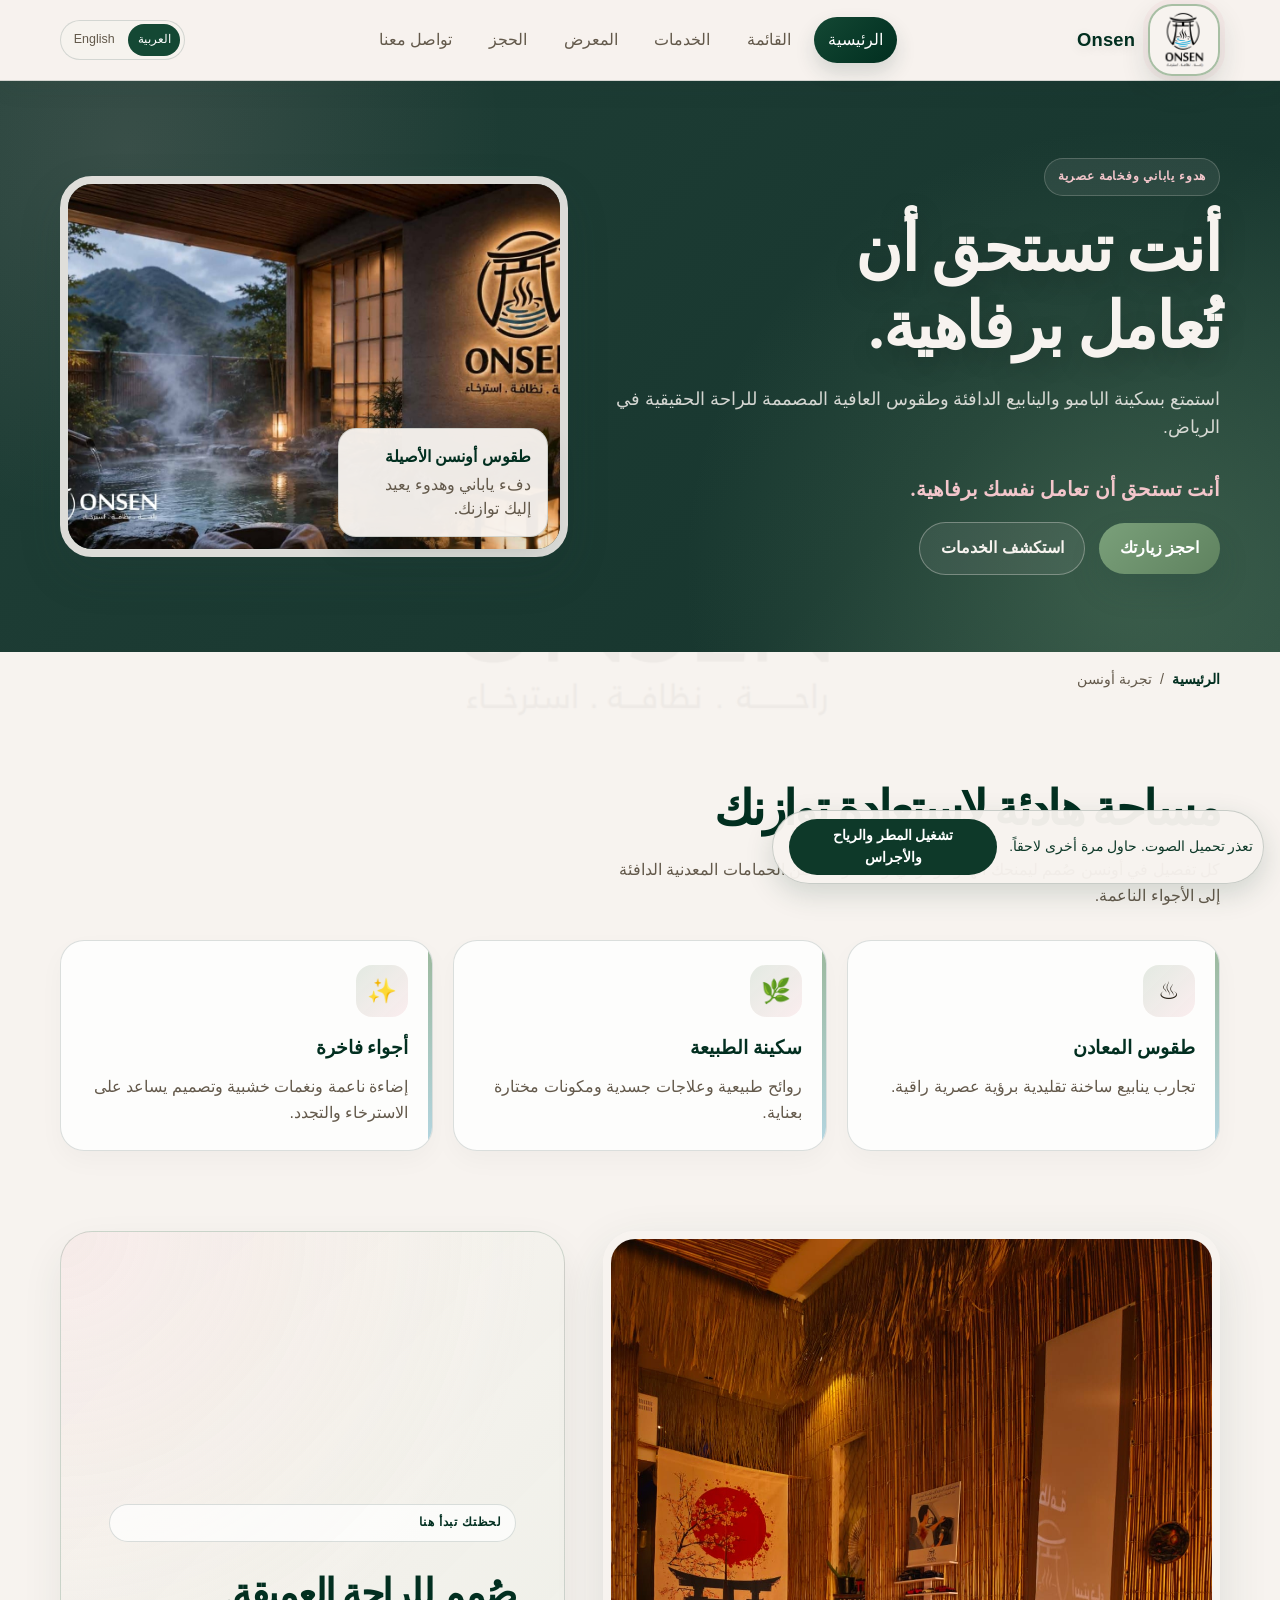
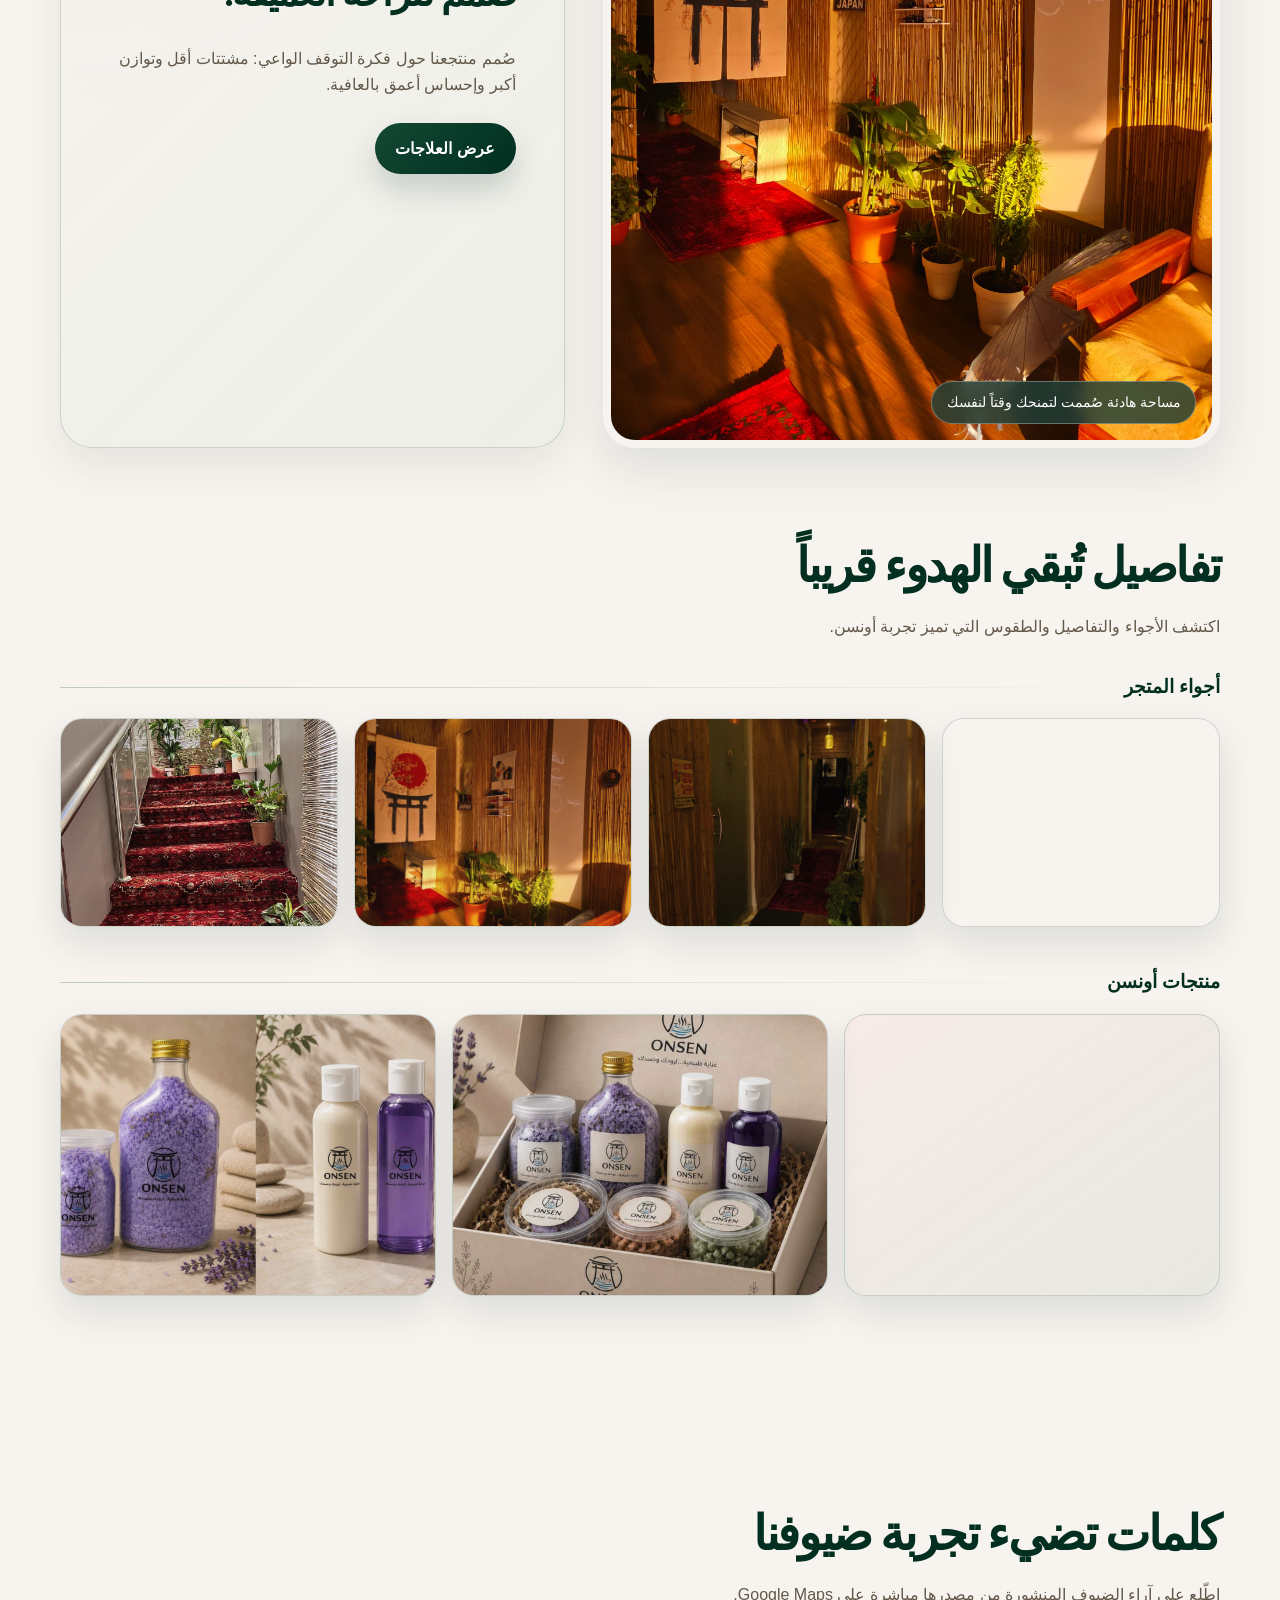
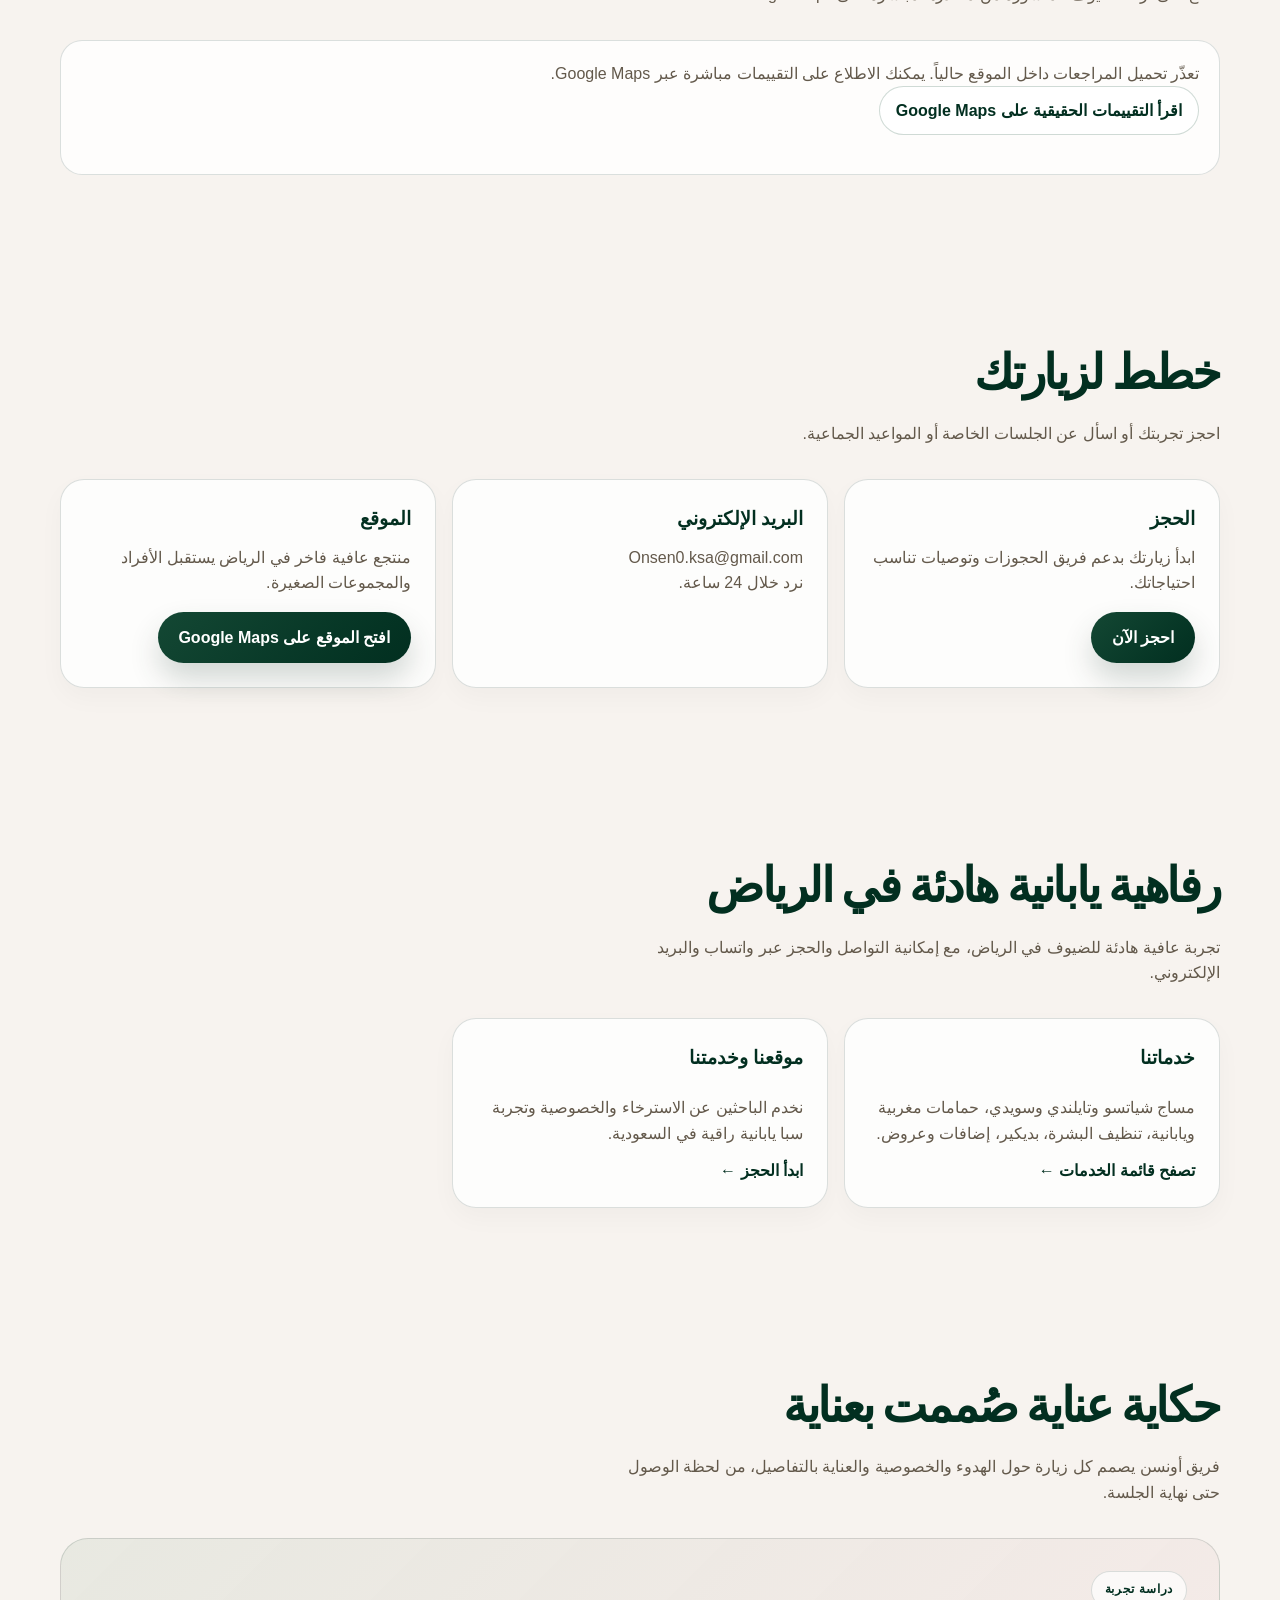
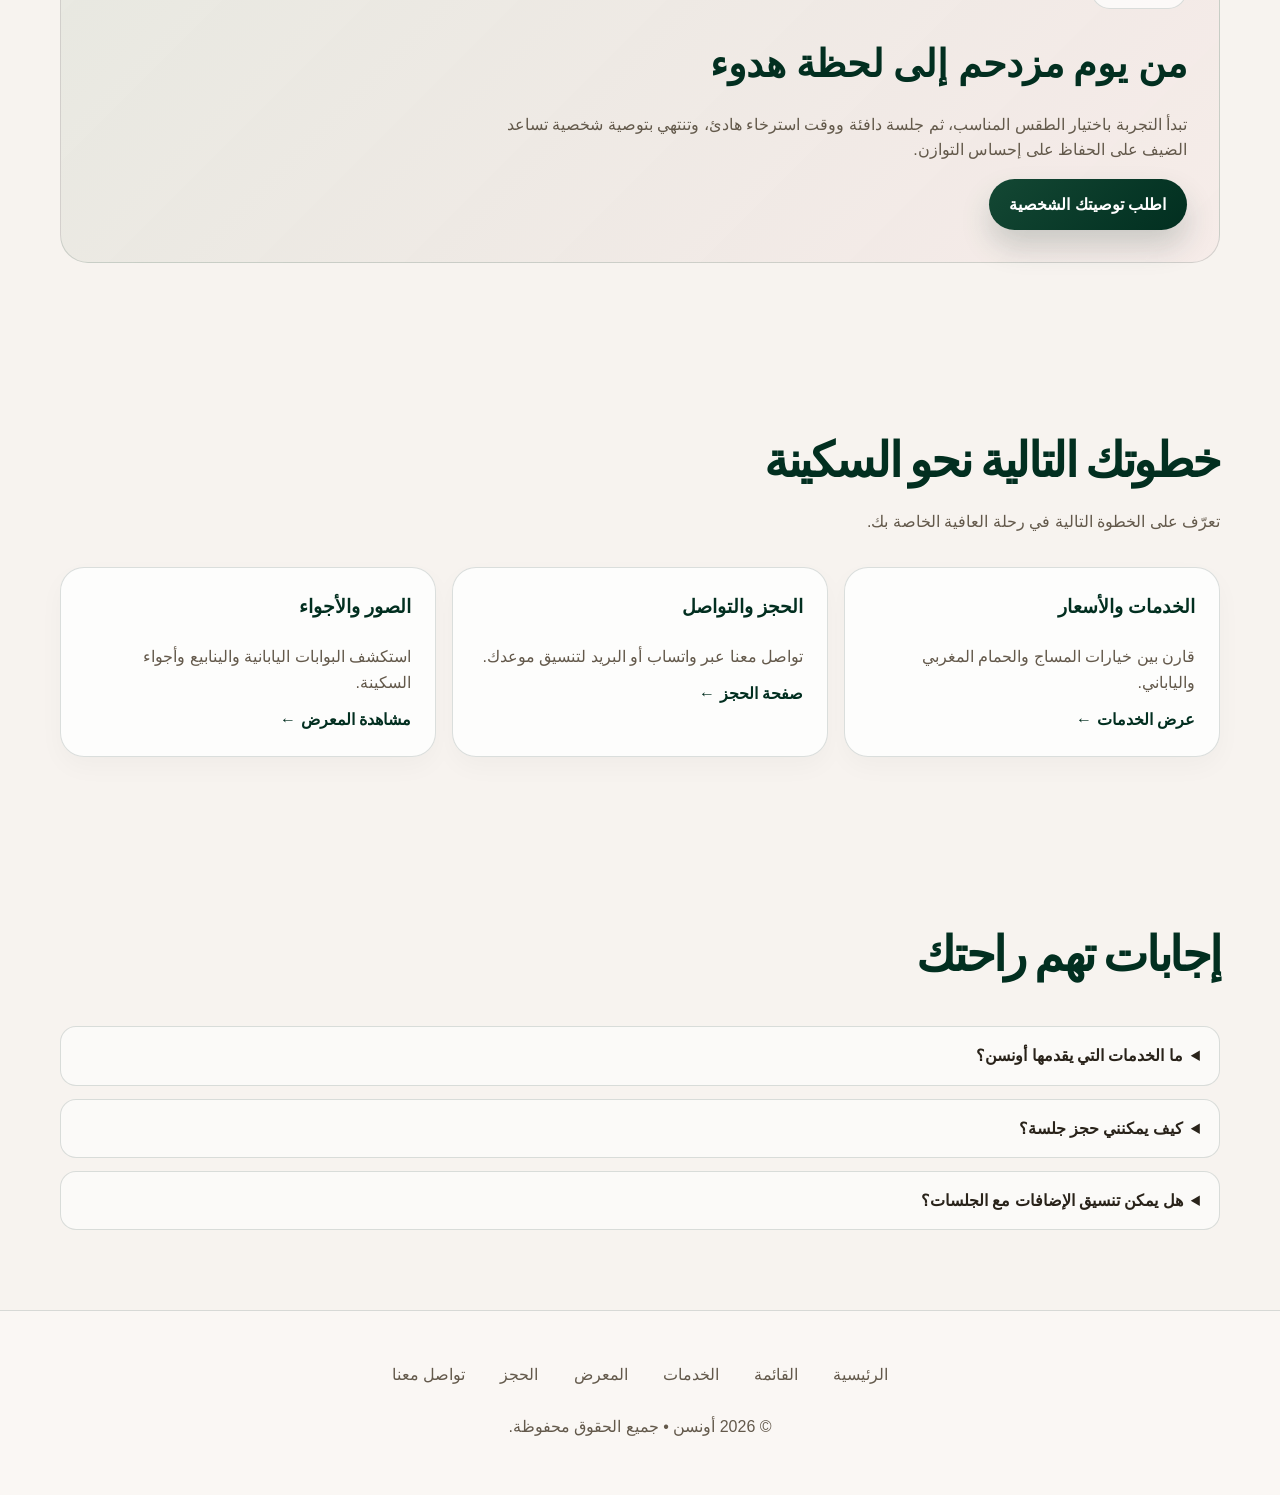
<file: index.html>
<!doctype html>
<html lang="ar" dir="rtl">
<head>
  <meta charset="utf-8">
  <meta name="viewport" content="width=device-width,initial-scale=1">
  <meta http-equiv="Content-Security-Policy" content="default-src 'self'; base-uri 'self'; object-src 'none'; form-action 'self' https://wa.me mailto:; img-src 'self' data: https://maps.googleapis.com https://maps.gstatic.com; media-src 'self'; script-src 'self' https://maps.googleapis.com https://maps.gstatic.com https://www.googletagmanager.com 'sha256-cc53kxIt2YW253wCDYTheCOs4suV5LuJP84p0/kWm/s='; style-src 'self' 'unsafe-inline' https://fonts.googleapis.com https://maps.googleapis.com https://maps.gstatic.com; font-src 'self' https://fonts.gstatic.com; connect-src 'self' https://maps.googleapis.com https://maps.gstatic.com https://places.googleapis.com https://www.google-analytics.com https://analytics.google.com https://region1.google-analytics.com; upgrade-insecure-requests;">
  <meta name="referrer" content="strict-origin-when-cross-origin">
  <title>أونسن في الرياض | سبا ياباني فاخر</title>
  <meta name="description" content="أونسن سبا ياباني في الرياض يقدم جلسات شياتسو وتايلندي وسويدي، حماماً مغربياً ويابانياً، عناية وباقات مميزة.">
  <meta name="author" content="Onsen Spa & Wellness">
  <meta name="robots" content="index, follow, max-image-preview:large">
  <meta name="theme-color" content="#f7f3ef">
  <!-- Configure only a browser API key restricted to this site, plus the business Place ID. -->
  <meta name="google-maps-api-key" content="">
  <meta name="google-place-id" content="">
  <meta property="og:site_name" content="Onsen Spa & Wellness">
  <meta property="og:locale" content="ar_SA">
  <meta property="og:locale:alternate" content="en_US">
  <meta property="og:url" content="https://onsen0ksa-cloud.github.io/Onsen/">
  <meta property="og:title" content="أونسن في الرياض | سبا ياباني فاخر">
  <meta property="og:description" content="جلسات مساج ياباني وتايلندي وسويدي، حمامات مغربية ويابانية، وباقات عافية فاخرة في أونسن.">
  <meta property="og:type" content="website">
  <meta property="og:image" content="https://onsen0ksa-cloud.github.io/Onsen/assets/hero-onsen.jpeg">
  <meta property="og:image:alt" content="أجواء أونسن اليابانية الهادئة">
  <meta name="twitter:card" content="summary_large_image">
  <meta name="twitter:title" content="أونسن في الرياض | سبا ياباني فاخر">
  <meta name="twitter:description" content="جلسات مساج وطقوس استرخاء يابانية في أجواء هادئة وفاخرة.">
  <meta name="twitter:image" content="https://onsen0ksa-cloud.github.io/Onsen/assets/hero-onsen.jpeg">
  <meta name="twitter:image:alt" content="أجواء أونسن اليابانية الهادئة">
  <link rel="canonical" href="https://onsen0ksa-cloud.github.io/Onsen/">
  <link rel="icon" type="image/png" href="logo-modern.png?v=4">
  <link rel="stylesheet" href="styles.css?v=3">
  <!-- Google tag (gtag.js) -->
  <script async src="https://www.googletagmanager.com/gtag/js?id=G-PVFXP0D8LL"></script>
  <script>
  window.dataLayer = window.dataLayer || [];
  function gtag(){dataLayer.push(arguments);}
  gtag('js', new Date());
  gtag('config', 'G-PVFXP0D8LL');
  </script>
  <script type="application/ld+json">
  {
    "@context": "https://schema.org",
    "@type": "HealthAndBeautyBusiness",
    "name": "أونسن Onsen Spa",
    "@id": "https://onsen0ksa-cloud.github.io/Onsen/#business",
    "url": "https://onsen0ksa-cloud.github.io/Onsen/",
    "email": "Onsen0.ksa@gmail.com",
    "telephone": "+966543688231",
    "image": "https://onsen0ksa-cloud.github.io/Onsen/logo-modern.png?v=3",
    "logo": "https://onsen0ksa-cloud.github.io/Onsen/logo-modern.png",
    "description": "سبا ياباني في الرياض يقدم جلسات شياتسو وتايلندي وسويدي وحمامات مغربية ويابانية وباقات عافية.",
    "priceRange": "SAR 180-500",
    "areaServed": "Saudi Arabia",
    "serviceType": ["مساج شياتسو ياباني", "مساج تايلندي أرضي", "مساج استرخائي سويدي", "مساج 3 في 1", "حمام مغربي ملكي", "حمام ياباني فاخر", "تنظيف عميق للبشرة", "بديكير"],
    "knowsAbout": ["العافية اليابانية", "العلاج بالحرارة", "الاسترخاء الحسي"],
    "hasOfferCatalog": {
      "@type": "OfferCatalog",
      "name": "خدمات أونسن",
      "itemListElement": [
        {"@type":"Offer","priceCurrency":"SAR","price":"180","itemOffered":{"@type":"Service","name":"مساج شياتسو ياباني، 40 دقيقة"}},
        {"@type":"Offer","priceCurrency":"SAR","price":"230","itemOffered":{"@type":"Service","name":"مساج شياتسو ياباني، 60 دقيقة"}},
        {"@type":"Offer","priceCurrency":"SAR","price":"180","itemOffered":{"@type":"Service","name":"مساج تايلندي أرضي، 40 دقيقة"}},
        {"@type":"Offer","priceCurrency":"SAR","price":"230","itemOffered":{"@type":"Service","name":"مساج تايلندي أرضي، 60 دقيقة"}},
        {"@type":"Offer","priceCurrency":"SAR","price":"180","itemOffered":{"@type":"Service","name":"مساج استرخائي سويدي، 40 دقيقة"}},
        {"@type":"Offer","priceCurrency":"SAR","price":"230","itemOffered":{"@type":"Service","name":"مساج استرخائي سويدي، 60 دقيقة"}},
        {"@type":"Offer","priceCurrency":"SAR","price":"300","itemOffered":{"@type":"Service","name":"مساج 3 في 1، 70 دقيقة"}},
        {"@type":"Offer","priceCurrency":"SAR","price":"200","itemOffered":{"@type":"Service","name":"الحمام المغربي الملكي"}},
        {"@type":"Offer","priceCurrency":"SAR","price":"250","itemOffered":{"@type":"Service","name":"الحمام الياباني الفاخر"}},
        {"@type":"Offer","priceCurrency":"SAR","price":"250","itemOffered":{"@type":"Service","name":"تنظيف عميق للبشرة"}},
        {"@type":"Offer","priceCurrency":"SAR","price":"200","itemOffered":{"@type":"Service","name":"البديكير"}},
        {"@type":"Offer","priceCurrency":"SAR","price":"50","itemOffered":{"@type":"Service","name":"ماسك كولاجين (8 في 1)"}},
        {"@type":"Offer","priceCurrency":"SAR","price":"30","itemOffered":{"@type":"Service","name":"زيت أونسن الفاخر"}},
        {"@type":"Offer","priceCurrency":"SAR","price":"50","itemOffered":{"@type":"Service","name":"شمعة أونسن الدافئة"}},
        {"@type":"Offer","priceCurrency":"SAR","price":"20","itemOffered":{"@type":"Service","name":"عصا البامبو للضغط القوي"}},
        {"@type":"Offer","priceCurrency":"SAR","price":"350","itemOffered":{"@type":"Service","name":"العرض الأول: مساج 45 دقيقة مع حمام"}},
        {"@type":"Offer","priceCurrency":"SAR","price":"400","itemOffered":{"@type":"Service","name":"العرض الثاني: مساج 60 دقيقة مع حمام"}},
        {"@type":"Offer","priceCurrency":"SAR","price":"350","itemOffered":{"@type":"Service","name":"العرض الثالث: مساج قدمين مع بديكير وماسك كولاجين"}},
        {"@type":"Offer","priceCurrency":"SAR","price":"500","itemOffered":{"@type":"Service","name":"باقة الفخامة"}}
      ]
    }
  }
  </script>
  <script type="application/ld+json">
  {
    "@context": "https://schema.org",
    "@type": "WebSite",
    "@id": "https://onsen0ksa-cloud.github.io/Onsen/#website",
    "url": "https://onsen0ksa-cloud.github.io/Onsen/",
    "name": "أونسن | Onsen Spa & Wellness",
    "inLanguage": ["ar-SA", "en"]
  }
  </script>
  <script type="application/ld+json">
  {
    "@context": "https://schema.org",
    "@type": "BreadcrumbList",
    "itemListElement": [
      {"@type":"ListItem","position":1,"name":"الرئيسية","item":"https://onsen0ksa-cloud.github.io/Onsen/"}
    ]
  }
  </script>
  <script type="application/ld+json">
  {
    "@context": "https://schema.org",
    "@type": "FAQPage",
    "mainEntity": [
      {
        "@type": "Question",
        "name": "ما الخدمات التي يقدمها أونسن؟",
        "acceptedAnswer": {"@type":"Answer","text":"يقدم أونسن جلسات شياتسو وتايلندي أرضي وسويدي ومساج 3 في 1، وحمامات مغربية ويابانية، وتنظيفاً عميقاً للبشرة وبديكيراً وإضافات وباقات."}
      },
      {
        "@type": "Question",
        "name": "كيف يمكنني حجز جلسة؟",
        "acceptedAnswer": {"@type":"Answer","text":"يمكنك الحجز عبر واتساب أو البريد الإلكتروني من صفحة الحجز، وسيقوم فريق أونسن بمساعدتك."}
      }
    ]
  }
  </script>
</head>
<body data-page="home">
  <header class="site-header">
    <div class="container nav-row">
      <a href="index.html" class="brand" aria-label="Onsen home">
        <img src="logo-modern.png?v=3" alt="Onsen logo">
        <span>Onsen</span>
      </a>

      <nav class="site-nav" aria-label="التنقل الرئيسي">
        <a href="index.html" class="active">الرئيسية</a>
        <a href="menu.html">القائمة</a>
        <a href="services.html">الخدمات</a>
        <a href="#gallery">المعرض</a>
        <a href="booking.html">الحجز</a>
        <a href="#contact">تواصل معنا</a>
      </nav>
      <div class="language-switcher" aria-label="اختيار اللغة">
        <button type="button" data-language="ar" class="active">العربية</button>
        <button type="button" data-language="en">English</button>
      </div>
    </div>
  </header>

  <header class="hero">
    <div class="hero-inner">
      <div class="hero-grid">
        <div class="hero-copy reveal">
          <span class="eyebrow">هدوء ياباني وفخامة عصرية</span>
          <h1>أنت تستحق أن تُعامل برفاهية.</h1>
          <p class="tagline">استمتع بسكينة البامبو والينابيع الدافئة وطقوس العافية المصممة للراحة الحقيقية في الرياض.</p>
          <div class="cta-row">
            <p class="hero-signature">أنت تستحق أن تعامل نفسك برفاهية.</p>
            <a class="btn primary" href="booking.html">احجز زيارتك</a>
            <a class="btn" href="menu.html">استكشف القائمة</a>
          </div>
        </div>

        <div class="hero-card reveal">
          <img class="hero-photo" src="assets/hero-onsen.jpeg?v=9" alt="حمام أونسن حار هادئ مع إطلالة جبلية وشعار أونسن" fetchpriority="high">
          <div class="minor-card">
            <span class="minor-title">طقوس أونسن الأصيلة</span>
            <span class="minor-copy">دفء ياباني وهدوء يعيد إليك توازنك.</span>
          </div>
        </div>
      </div>
    </div>
  </header>

  <main>
    <nav class="breadcrumbs container" aria-label="مسار التنقل">
      <a href="index.html">الرئيسية</a><span aria-hidden="true">/</span><span>تجربة أونسن</span>
    </nav>
    <section class="section container reveal">
      <div class="section-header">
        <h2>مساحة هادئة لاستعادة توازنك</h2>
        <p>كل تفصيل في أونسن صُمم ليمنحك الهدوء والرقي والاسترخاء، من الحمامات المعدنية الدافئة إلى الأجواء الناعمة.</p>
      </div>

      <div class="feature-grid">
        <article class="feature-card">
          <div class="icon-badge">♨</div>
          <h3>طقوس المعادن</h3>
          <p>تجارب ينابيع ساخنة تقليدية برؤية عصرية راقية.</p>
        </article>
        <article class="feature-card">
          <div class="icon-badge">🌿</div>
          <h3>سكينة الطبيعة</h3>
          <p>روائح طبيعية وعلاجات جسدية ومكونات مختارة بعناية.</p>
        </article>
        <article class="feature-card">
          <div class="icon-badge">✨</div>
          <h3>أجواء فاخرة</h3>
          <p>إضاءة ناعمة ونغمات خشبية وتصميم يساعد على الاسترخاء والتجدد.</p>
        </article>
      </div>

    </section>

    <section class="section full-bleed container reveal">
      <div class="full-bleed-grid">
        <figure class="full-bleed-image">
          <img src="assets/gallery/onsen-gallery-06.jpeg" alt="مساحة استرخاء هادئة بتفاصيل مستوحاة من اليابان" loading="lazy" decoding="async">
          <figcaption>مساحة هادئة صُممت لتمنحك وقتاً لنفسك</figcaption>
        </figure>
        <div class="callout">
          <span class="eyebrow">لحظتك تبدأ هنا</span>
          <h3>صُمم للراحة العميقة.</h3>
          <p class="muted">صُمم منتجعنا حول فكرة التوقف الواعي: مشتتات أقل وتوازن أكبر وإحساس أعمق بالعافية.</p>
          <a class="btn primary mt-125 btn-fit" href="services.html">عرض العلاجات</a>
        </div>
      </div>
    </section>

    <section id="gallery" class="section container reveal">
      <div class="section-header">
        <h2>تفاصيل تُبقي الهدوء قريباً</h2>
        <p>اكتشف الأجواء والتفاصيل والطقوس التي تميز تجربة أونسن.</p>
      </div>

      <h3 class="gallery-subtitle">أجواء المتجر</h3>
      <div class="gallery-grid gallery-store">
        <div class="gallery-item"><img src="assets/gallery/onsen-gallery-01.jpeg" alt="جلسة جلوس هادئة داخل أونسن" loading="lazy" decoding="async"></div>
        <div class="gallery-item"><img src="assets/gallery/onsen-gallery-04.jpeg" alt="ممر داخلي بتفاصيل خشبية وسجاد في أونسن" loading="lazy" decoding="async"></div>
        <div class="gallery-item"><img src="assets/gallery/onsen-gallery-06.jpeg" alt="منطقة الاستقبال والجلوس في أونسن" loading="lazy" decoding="async"></div>
        <div class="gallery-item"><img src="assets/gallery/onsen-gallery-09.jpeg" alt="درج المتجر المحاط بالنباتات والسجاد" loading="lazy" decoding="async"></div>
      </div>

      <h3 class="gallery-subtitle">منتجات أونسن</h3>
      <div class="gallery-grid gallery-products">
        <div class="gallery-item"><img src="assets/gallery/onsen-gallery-03.jpeg" alt="مجموعة من منتجات العناية والاستحمام في أونسن" loading="lazy" decoding="async"></div>
        <div class="gallery-item"><img src="assets/gallery/onsen-gallery-08.jpeg" alt="مجموعة زيوت ومنتجات العناية من أونسن" loading="lazy" decoding="async"></div>
        <div class="gallery-item"><img src="assets/gallery/onsen-gallery-10.jpeg" alt="زيوت وأملاح العناية من أونسن" loading="lazy" decoding="async"></div>
      </div>
    </section>

    <section id="reviews" class="section reviews-section container reveal">
      <div class="section-header">
        <h2>آراء ضيوف أونسن</h2>
        <p>اطّلع على آراء الضيوف المنشورة من مصدرها مباشرة على Google Maps.</p>
      </div>
      <div class="reviews-source-card">
        <p class="reviews-note" id="google-reviews-status" aria-live="polite" data-ar="تُحمّل المراجعات مباشرة من Google Maps." data-en="Reviews load directly from Google Maps.">تُحمّل المراجعات مباشرة من Google Maps.</p>
        <a class="google-review-link" href="https://maps.app.goo.gl/XB1RgDi8UA3HwiJ76?g_st=aw" target="_blank" rel="noopener noreferrer">
          ⭐ اقرأ التقييمات الحقيقية على Google Maps
        </a>
        <div class="testimonial-grid" id="google-review-list" aria-label="مراجعات Google الحقيقية"></div>
        <p class="google-attribution" id="google-reviews-attribution" data-ar="المراجعات والتقييمات من Google Maps." data-en="Reviews and ratings from Google Maps." hidden>المراجعات والتقييمات من Google Maps.</p>
      </div>
    </section>

    <div class="gallery-lightbox" id="gallery-lightbox" role="dialog" aria-modal="true" aria-label="عرض صور أونسن" hidden>
      <button class="lightbox-close" type="button" aria-label="إغلاق">×</button>
      <button class="lightbox-control lightbox-prev" type="button" aria-label="الصورة السابقة">‹</button>
      <figure>
        <img class="lightbox-image" alt="">
        <figcaption class="lightbox-caption"></figcaption>
      </figure>
      <button class="lightbox-control lightbox-next" type="button" aria-label="الصورة التالية">›</button>
    </div>

    <div class="ambient-player" role="group" aria-label="التحكم في الأجواء الصوتية">
      <span id="ambient-status" aria-live="polite">صوت المطر والرياح والأجراس اليابانية جاهز</span>
      <button class="btn" id="ambient-toggle" type="button" aria-pressed="false">تشغيل المطر والرياح والأجراس</button>
    </div>
    <audio id="ambient-audio" autoplay loop muted playsinline preload="auto" aria-hidden="true">
      <source src="assets/onsen-rainfall.mp3" type="audio/mpeg">
    </audio>
    <audio id="bells-audio" autoplay loop muted playsinline preload="auto" aria-hidden="true">
      <source src="assets/japanese-wooden-bells.wav?v=2" type="audio/wav">
    </audio>
    <audio id="wind-audio" autoplay loop muted playsinline preload="auto" aria-hidden="true">
      <source src="assets/onsen-wind.wav" type="audio/wav">
    </audio>

    <section id="contact" class="section container reveal">
      <div class="section-header">
        <h2>خطط لزيارتك</h2>
        <p>احجز تجربتك أو اسأل عن الجلسات الخاصة أو المواعيد الجماعية.</p>
      </div>

      <div class="contact-grid">
        <article class="info-card">
          <h3>الحجز</h3>
          <p>ابدأ زيارتك بدعم فريق الحجوزات وتوصيات تناسب احتياجاتك.</p>
          <a class="btn primary mt-1" href="booking.html">احجز الآن</a>
        </article>
        <article class="info-card">
          <h3>البريد الإلكتروني</h3>
          <p><a href="mailto:Onsen0.ksa@gmail.com">Onsen0.ksa@gmail.com</a></p>
          <p>نرد خلال 24 ساعة.</p>
        </article>
        <article class="info-card">
          <h3>الموقع</h3>
          <p>منتجع عافية فاخر في الرياض يستقبل الأفراد والمجموعات الصغيرة.</p>
          <a class="btn primary mt-1" href="https://maps.app.goo.gl/XB1RgDi8UA3HwiJ76?g_st=aw" target="_blank" rel="noopener noreferrer">افتح الموقع على Google Maps</a>
        </article>
      </div>
    </section>

    <section class="section container reveal" aria-labelledby="location-title">
      <div class="section-header">
        <h2 id="location-title">رفاهية يابانية هادئة في الرياض</h2>
        <p>تجربة عافية هادئة للضيوف في الرياض، مع إمكانية التواصل والحجز عبر واتساب والبريد الإلكتروني.</p>
      </div>
      <div class="seo-grid">
        <article class="info-card">
          <h3>خدماتنا</h3>
          <p>مساج شياتسو وتايلندي وسويدي، حمامات مغربية ويابانية، تنظيف البشرة، بديكير، إضافات وعروض.</p>
          <a class="text-link" href="services.html">تصفح قائمة الخدمات ←</a>
        </article>
        <article class="info-card">
          <h3>موقعنا وخدمتنا</h3>
          <p>نخدم الباحثين عن الاسترخاء والخصوصية وتجربة سبا يابانية راقية في السعودية.</p>
          <a class="text-link" href="booking.html">ابدأ الحجز ←</a>
        </article>
      </div>
    </section>

    <section class="section container reveal" aria-labelledby="story-title">
      <div class="section-header">
        <h2 id="story-title">حكاية عناية صُممت بعناية</h2>
        <p>فريق أونسن يصمم كل زيارة حول الهدوء والخصوصية والعناية بالتفاصيل، من لحظة الوصول حتى نهاية الجلسة.</p>
      </div>
      <div class="case-study">
        <span class="eyebrow">دراسة تجربة</span>
        <h3>من يوم مزدحم إلى لحظة هدوء</h3>
        <p>تبدأ التجربة باختيار الطقس المناسب، ثم جلسة دافئة ووقت استرخاء هادئ، وتنتهي بتوصية شخصية تساعد الضيف على الحفاظ على إحساس التوازن.</p>
        <a class="btn primary" href="booking.html">اطلب توصيتك الشخصية</a>
      </div>
    </section>

    <section class="section container reveal" aria-labelledby="related-title">
      <div class="section-header">
        <h2 id="related-title">خطوتك التالية نحو السكينة</h2>
        <p>تعرّف على الخطوة التالية في رحلة العافية الخاصة بك.</p>
      </div>
      <div class="seo-grid">
        <article class="info-card"><h3>الخدمات والأسعار</h3><p>قارن بين خيارات المساج والحمام المغربي والياباني.</p><a class="text-link" href="services.html">عرض الخدمات ←</a></article>
        <article class="info-card"><h3>الحجز والتواصل</h3><p>تواصل معنا عبر واتساب أو البريد لتنسيق موعدك.</p><a class="text-link" href="booking.html">صفحة الحجز ←</a></article>
        <article class="info-card"><h3>الصور والأجواء</h3><p>استكشف البوابات اليابانية والينابيع وأجواء السكينة.</p><a class="text-link" href="#gallery">مشاهدة المعرض ←</a></article>
      </div>
    </section>

    <section class="section container reveal" aria-labelledby="faq-title">
      <div class="section-header">
        <h2 id="faq-title">إجابات تهم راحتك</h2>
      </div>
      <div class="faq-list">
        <details><summary>ما الخدمات التي يقدمها أونسن؟</summary><p>نقدم جلسات مساج شياتسو وتايلندي وسويدي، وحمامات مغربية ويابانية، وخدمات للعناية بالبشرة والقدمين وباقات متكاملة.</p></details>
        <details><summary>كيف يمكنني حجز جلسة؟</summary><p>يمكنك الحجز عبر واتساب أو البريد الإلكتروني من صفحة الحجز، وسيساعدك فريق أونسن في اختيار الموعد والخدمة.</p></details>
        <details><summary>هل يمكن تنسيق الإضافات مع الجلسات؟</summary><p>نعم، يمكن تنسيق إضافات العناية مع الجلسة حسب الخدمات المتاحة وتفضيلاتك.</p></details>
      </div>
    </section>
  </main>

  <footer class="footer">
    <nav class="footer-nav" aria-label="Footer navigation">
      <a href="index.html">الرئيسية</a>
      <a href="menu.html">القائمة</a>
      <a href="services.html">الخدمات</a>
      <a href="index.html#gallery">المعرض</a>
      <a href="booking.html">الحجز</a>
      <a href="index.html#contact">تواصل معنا</a>
    </nav>
    <p>&copy; <span id="year"></span> أونسن • جميع الحقوق محفوظة.</p>
  </footer>

  <script src="script.js?v=7"></script>
</body>
</html>
</file>
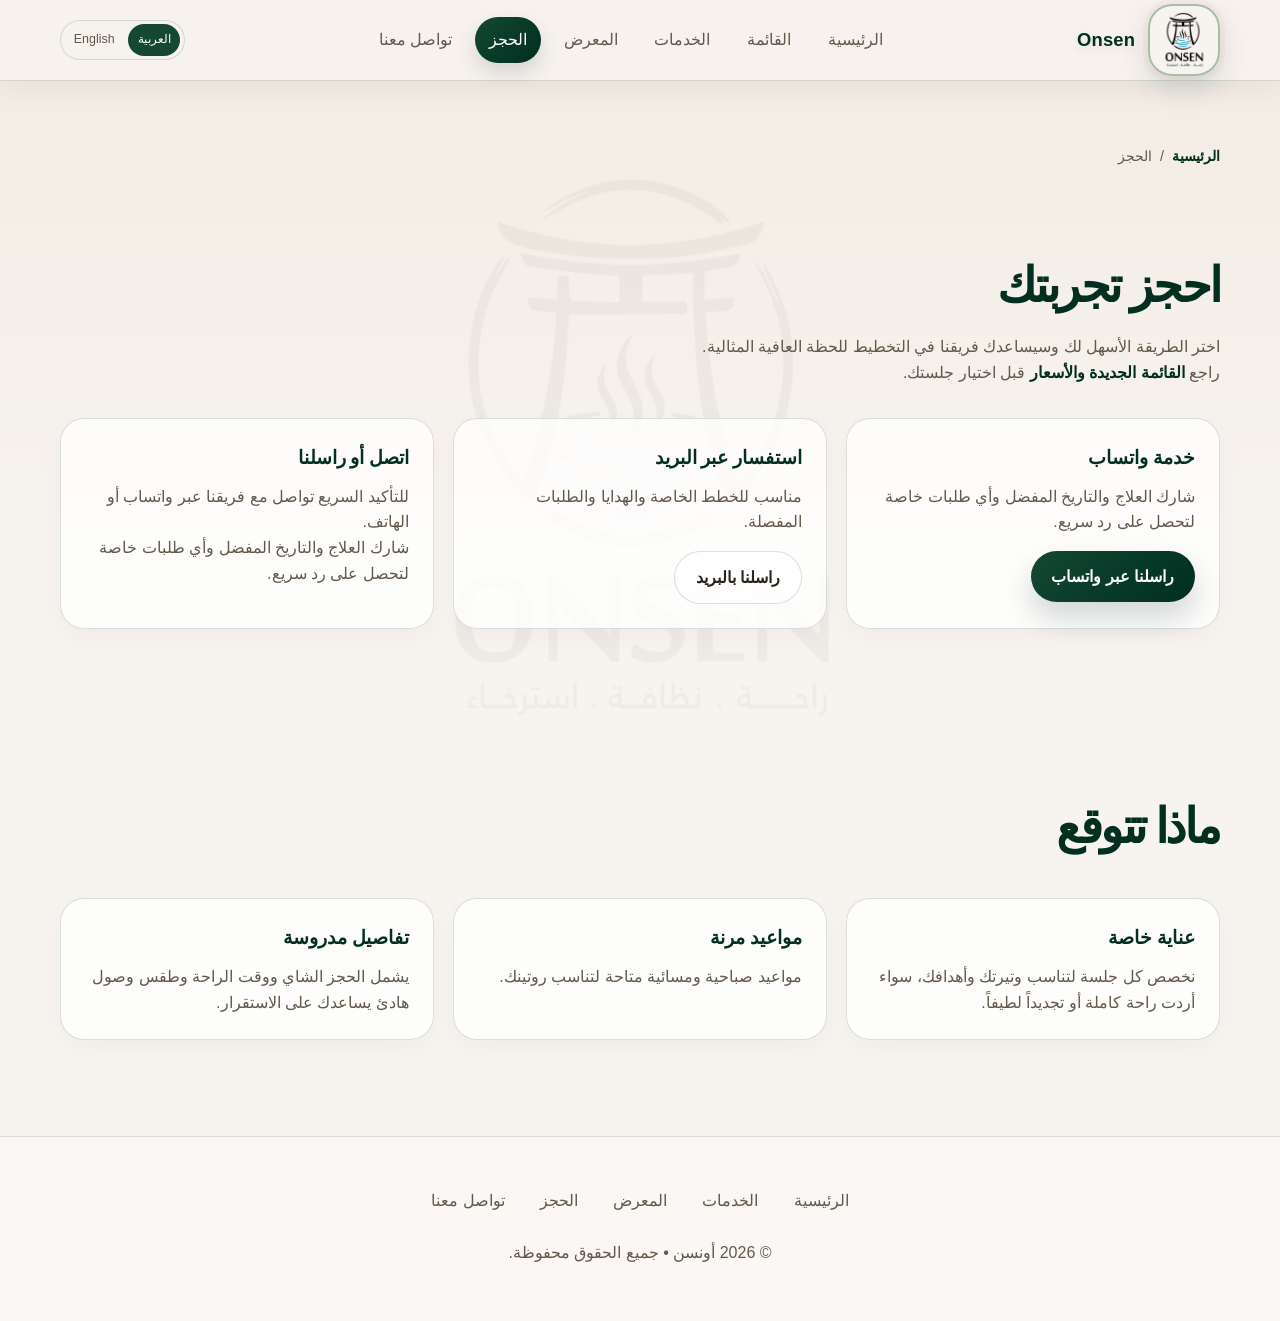
<file: booking.html>
<!doctype html>
<html lang="ar" dir="rtl">
<head>
  <meta charset="utf-8">
  <meta name="viewport" content="width=device-width,initial-scale=1">
  <meta http-equiv="Content-Security-Policy" content="default-src 'self'; base-uri 'self'; object-src 'none'; form-action 'self' https://wa.me mailto:; img-src 'self'; media-src 'self'; script-src 'self' https://www.googletagmanager.com 'sha256-cc53kxIt2YW253wCDYTheCOs4suV5LuJP84p0/kWm/s='; style-src 'self' https://fonts.googleapis.com; font-src 'self' https://fonts.gstatic.com; connect-src 'self' https://www.google-analytics.com https://analytics.google.com https://region1.google-analytics.com; upgrade-insecure-requests;">
  <meta name="referrer" content="strict-origin-when-cross-origin">
  <title>حجز جلسة أونسن في الرياض | واتساب وبريد</title>
  <meta name="description" content="احجز جلسات المساج والحمامات والعناية في أونسن الرياض عبر واتساب أو البريد الإلكتروني.">
  <meta name="author" content="Onsen Spa & Wellness">
  <meta name="robots" content="index, follow">
  <meta name="theme-color" content="#f7f3ef">
  <meta property="og:site_name" content="Onsen Spa & Wellness">
  <meta property="og:locale" content="ar_SA">
  <meta property="og:title" content="حجز جلسة أونسن في الرياض | واتساب وبريد">
  <meta property="og:description" content="احجز تجربتك في أونسن عبر واتساب أو البريد الإلكتروني.">
  <meta property="og:type" content="website">
  <meta property="og:url" content="https://onsen0ksa-cloud.github.io/Onsen/booking.html">
  <meta property="og:image" content="https://onsen0ksa-cloud.github.io/Onsen/assets/hero-onsen.jpeg">
  <meta property="og:image:alt" content="أجواء أونسن اليابانية الهادئة">
  <meta name="twitter:card" content="summary_large_image">
  <meta name="twitter:title" content="حجز جلسة أونسن في الرياض | واتساب وبريد">
  <meta name="twitter:description" content="احجز تجربتك في أونسن عبر واتساب أو البريد الإلكتروني.">
  <meta name="twitter:image" content="https://onsen0ksa-cloud.github.io/Onsen/assets/hero-onsen.jpeg">
  <meta name="twitter:image:alt" content="أجواء أونسن اليابانية الهادئة">
  <link rel="canonical" href="https://onsen0ksa-cloud.github.io/Onsen/booking.html">
  <link rel="stylesheet" href="styles.css?v=3">
  <!-- Google tag (gtag.js) -->
  <script async src="https://www.googletagmanager.com/gtag/js?id=G-PVFXP0D8LL"></script>
  <script>
  window.dataLayer = window.dataLayer || [];
  function gtag(){dataLayer.push(arguments);}
  gtag('js', new Date());
  gtag('config', 'G-PVFXP0D8LL');
  </script>
  <script type="application/ld+json">
  {
    "@context": "https://schema.org",
    "@type": "BreadcrumbList",
    "itemListElement": [
      {"@type":"ListItem","position":1,"name":"الرئيسية","item":"https://onsen0ksa-cloud.github.io/Onsen/"},
      {"@type":"ListItem","position":2,"name":"الحجز","item":"https://onsen0ksa-cloud.github.io/Onsen/booking.html"}
    ]
  }
  </script>
</head>
<body data-page="booking">
  <header class="site-header">
    <div class="container nav-row">
      <a href="index.html" class="brand" aria-label="Onsen home">
        <img src="logo-modern.png?v=3" alt="Onsen logo">
        <span>Onsen</span>
      </a>
      <nav class="site-nav" aria-label="Main navigation">
        <a href="index.html">الرئيسية</a>
        <a href="menu.html">القائمة</a>
        <a href="services.html">الخدمات</a>
        <a href="index.html#gallery">المعرض</a>
        <a href="booking.html" class="active">الحجز</a>
        <a href="index.html#contact">تواصل معنا</a>
      </nav>
      <div class="language-switcher" aria-label="اختيار اللغة">
        <button type="button" data-language="ar" class="active">العربية</button>
        <button type="button" data-language="en">English</button>
      </div>
    </div>
  </header>

  <main class="container page-intro">
    <nav class="breadcrumbs" aria-label="مسار التنقل">
      <a href="index.html">الرئيسية</a><span aria-hidden="true">/</span><span>الحجز</span>
    </nav>
    <section class="section reveal">
      <div class="section-header">
        <h1>احجز تجربتك</h1>
        <p>اختر الطريقة الأسهل لك وسيساعدك فريقنا في التخطيط للحظة العافية المثالية.</p>
        <p class="booking-menu-link"><span data-ar="راجع " data-en="Review "></span><a href="menu.html" data-ar="القائمة الجديدة والأسعار" data-en="the new menu and prices"></a><span data-ar=" قبل اختيار جلستك." data-en=" before choosing your session."></span></p>
      </div>

      <div class="booking-grid">
        <article class="booking-card">
          <h3>خدمة واتساب</h3>
          <p>شارك العلاج والتاريخ المفضل وأي طلبات خاصة لتحصل على رد سريع.</p>
          <a class="btn primary mt-1" id="book-whatsapp">راسلنا عبر واتساب</a>
        </article>

        <article class="booking-card">
          <h3>استفسار عبر البريد</h3>
          <p>مناسب للخطط الخاصة والهدايا والطلبات المفصلة.</p>
          <a class="btn mt-1" id="book-email">راسلنا بالبريد</a>
        </article>

        <article class="booking-card">
          <h3>اتصل أو راسلنا</h3>
          <p>للتأكيد السريع تواصل مع فريقنا عبر واتساب أو الهاتف.</p>
          <p class="mt-1"><a href="https://wa.me/966543688231" id="wa-link">@onsen0.ksa</a></p>
        </article>
      </div>
    </section>

    <section class="section reveal">
      <div class="section-header">
        <h2>ماذا تتوقع</h2>
      </div>
      <div class="service-grid">
        <div class="info-card">
          <h3>عناية خاصة</h3>
          <p>نخصص كل جلسة لتناسب وتيرتك وأهدافك، سواء أردت راحة كاملة أو تجديداً لطيفاً.</p>
        </div>
        <div class="info-card">
          <h3>مواعيد مرنة</h3>
          <p>مواعيد صباحية ومسائية متاحة لتناسب روتينك.</p>
        </div>
        <div class="info-card">
          <h3>تفاصيل مدروسة</h3>
          <p>يشمل الحجز الشاي ووقت الراحة وطقس وصول هادئ يساعدك على الاستقرار.</p>
        </div>
      </div>
    </section>
  </main>

  <footer class="footer">
    <nav class="footer-nav" aria-label="Footer navigation">
      <a href="index.html">الرئيسية</a>
      <a href="services.html">الخدمات</a>
      <a href="index.html#gallery">المعرض</a>
      <a href="booking.html">الحجز</a>
      <a href="index.html#contact">تواصل معنا</a>
    </nav>
    <p>&copy; <span id="year"></span> أونسن • جميع الحقوق محفوظة.</p>
  </footer>

  <script src="script.js?v=7"></script>
</body>
</html>
</file>
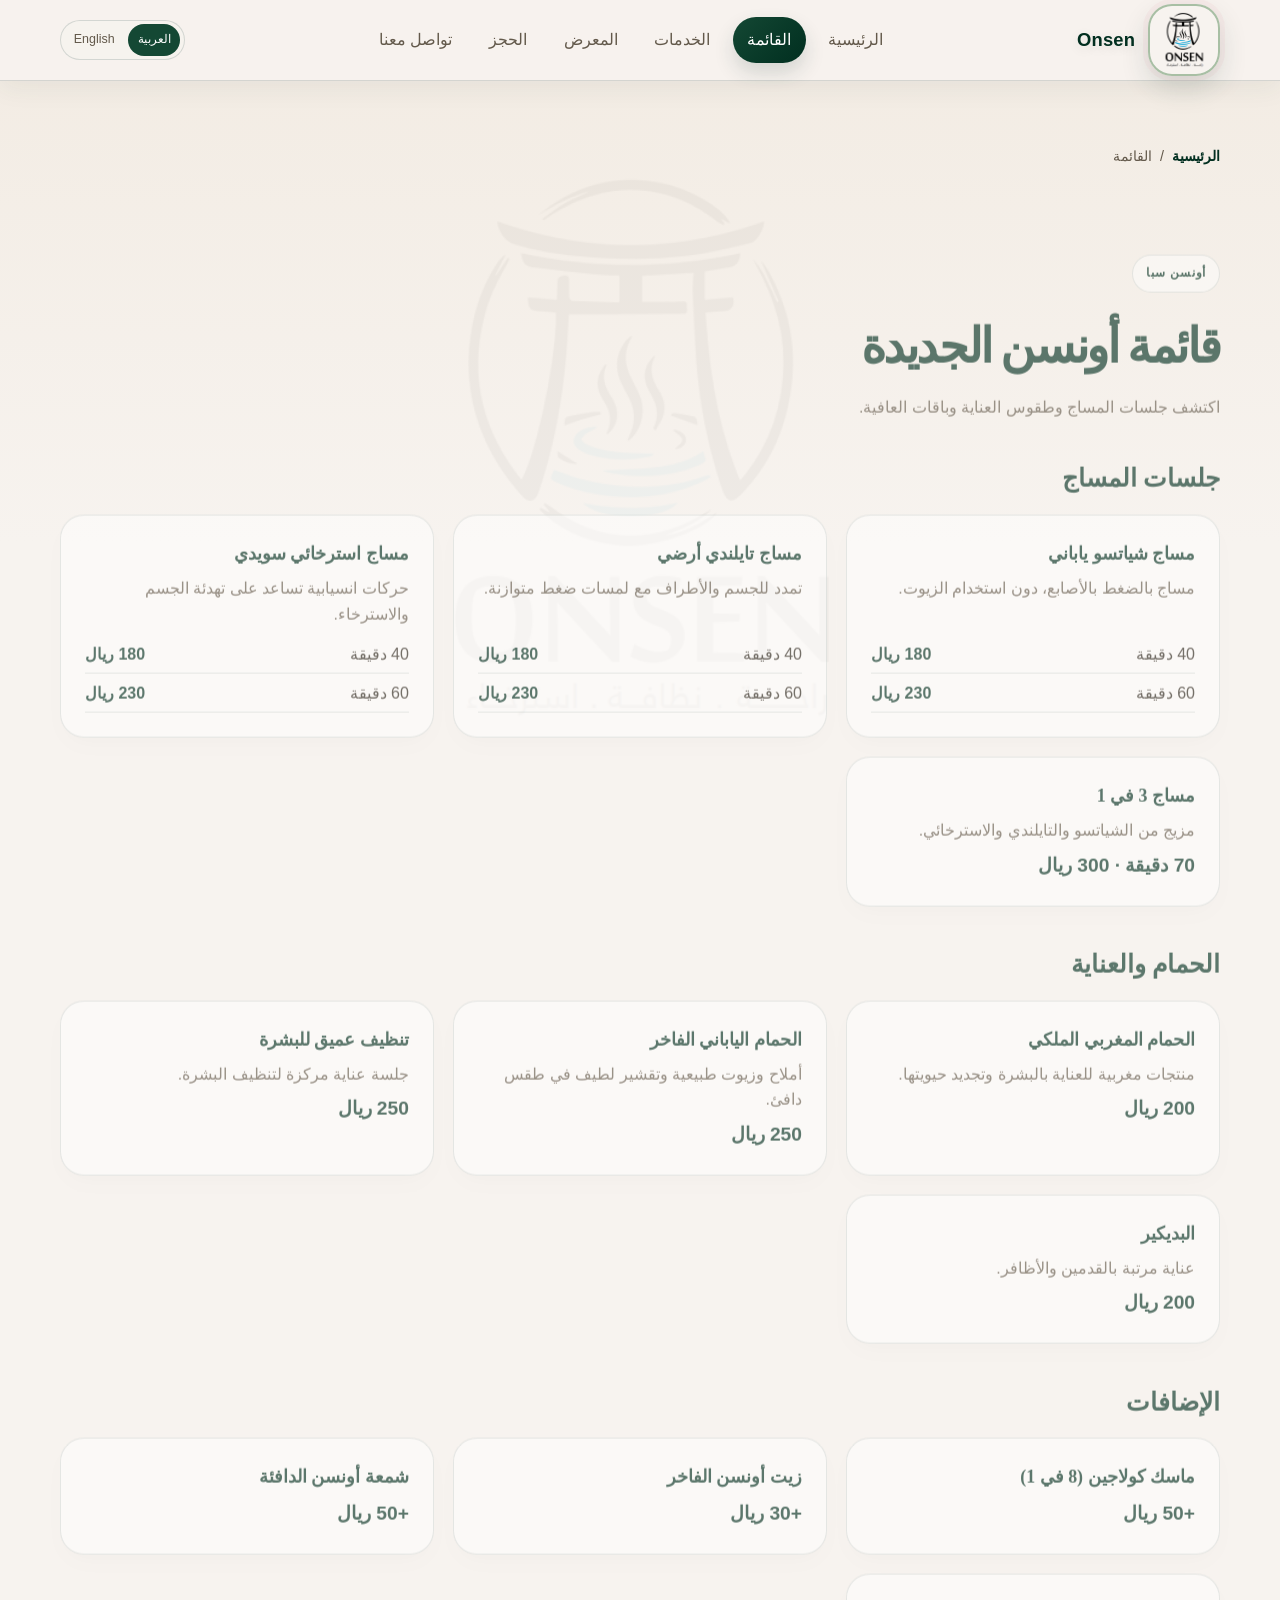
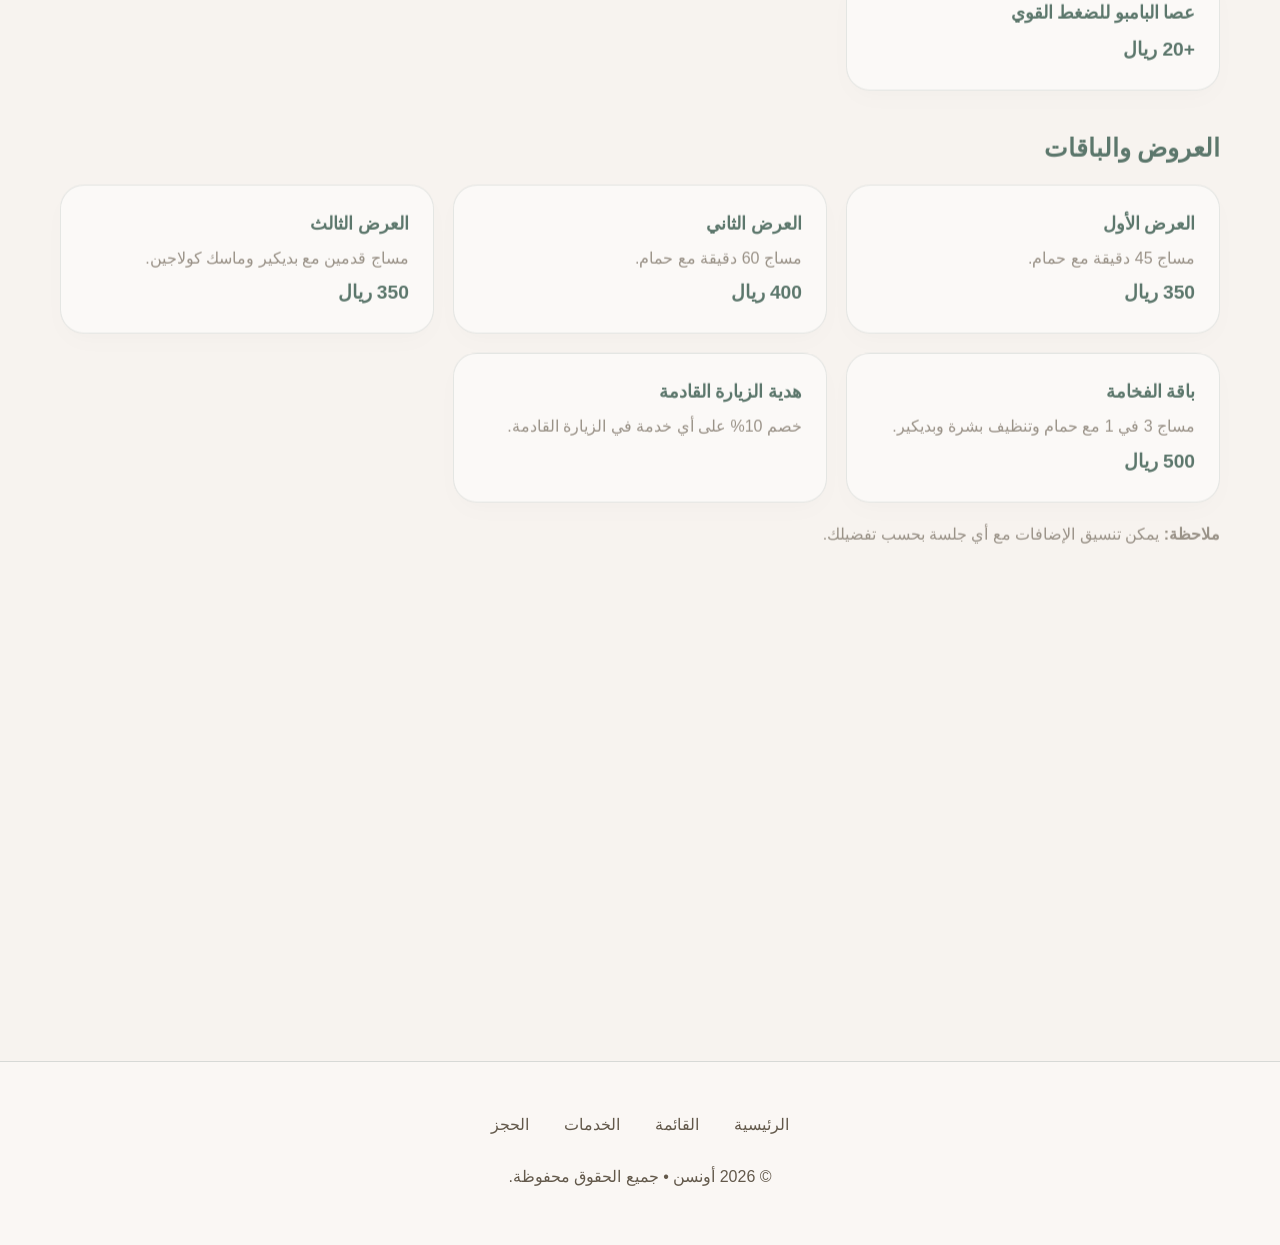
<file: menu.html>
<!doctype html>
<html lang="ar" dir="rtl">
<head>
  <meta charset="utf-8">
  <meta name="viewport" content="width=device-width,initial-scale=1">
  <meta http-equiv="Content-Security-Policy" content="default-src 'self'; base-uri 'self'; object-src 'none'; form-action 'self' https://wa.me mailto:; img-src 'self'; media-src 'self'; script-src 'self' https://www.googletagmanager.com 'sha256-cc53kxIt2YW253wCDYTheCOs4suV5LuJP84p0/kWm/s='; style-src 'self' https://fonts.googleapis.com; font-src 'self' https://fonts.gstatic.com; connect-src 'self' https://www.google-analytics.com https://analytics.google.com https://region1.google-analytics.com; upgrade-insecure-requests;">
  <meta name="referrer" content="strict-origin-when-cross-origin">
  <title>قائمة أونسن في الرياض | الخدمات والأسعار</title>
  <meta name="description" content="تعرّف على قائمة أونسن في الرياض: مساج شياتسو وتايلندي وسويدي، حمامات وعناية بالبشرة وإضافات وباقات مع الأسعار.">
  <meta name="author" content="Onsen Spa & Wellness">
  <meta name="robots" content="index, follow">
  <meta name="theme-color" content="#f7f3ef">
  <meta property="og:title" content="قائمة أونسن في الرياض | الخدمات والأسعار">
  <meta property="og:site_name" content="Onsen Spa & Wellness">
  <meta property="og:locale" content="ar_SA">
  <meta property="og:description" content="اطلع على جلسات المساج والحمامات والعناية والإضافات والباقات في أونسن.">
  <meta property="og:type" content="website">
  <meta property="og:url" content="https://onsen0ksa-cloud.github.io/Onsen/menu.html">
  <meta property="og:image" content="https://onsen0ksa-cloud.github.io/Onsen/assets/hero-onsen.jpeg">
  <meta property="og:image:alt" content="أجواء أونسن اليابانية الهادئة">
  <meta name="twitter:card" content="summary_large_image">
  <meta name="twitter:title" content="قائمة أونسن في الرياض | الخدمات والأسعار">
  <meta name="twitter:description" content="اطلع على قائمة المساج والحمامات والعناية والباقات في أونسن الرياض.">
  <meta name="twitter:image" content="https://onsen0ksa-cloud.github.io/Onsen/assets/hero-onsen.jpeg">
  <meta name="twitter:image:alt" content="أجواء أونسن اليابانية الهادئة">
  <link rel="canonical" href="https://onsen0ksa-cloud.github.io/Onsen/menu.html">
  <link rel="stylesheet" href="styles.css?v=3">
  <!-- Google tag (gtag.js) -->
  <script async src="https://www.googletagmanager.com/gtag/js?id=G-PVFXP0D8LL"></script>
  <script>
  window.dataLayer = window.dataLayer || [];
  function gtag(){dataLayer.push(arguments);}
  gtag('js', new Date());
  gtag('config', 'G-PVFXP0D8LL');
  </script>
  <script type="application/ld+json">
  {
    "@context": "https://schema.org",
    "@type": "ItemList",
    "name": "قائمة خدمات أونسن",
    "itemListElement": [
      {"@type":"ListItem","position":1,"item":{"@type":"Service","name":"مساج شياتسو ياباني","offers":{"@type":"AggregateOffer","lowPrice":"180","highPrice":"230","priceCurrency":"SAR"}}},
      {"@type":"ListItem","position":2,"item":{"@type":"Service","name":"مساج تايلندي أرضي","offers":{"@type":"AggregateOffer","lowPrice":"180","highPrice":"230","priceCurrency":"SAR"}}},
      {"@type":"ListItem","position":3,"item":{"@type":"Service","name":"مساج استرخائي سويدي","offers":{"@type":"AggregateOffer","lowPrice":"180","highPrice":"230","priceCurrency":"SAR"}}},
      {"@type":"ListItem","position":4,"item":{"@type":"Service","name":"مساج 3 في 1","offers":{"@type":"Offer","price":"300","priceCurrency":"SAR"}}},
      {"@type":"ListItem","position":5,"item":{"@type":"Service","name":"الحمام المغربي الملكي","offers":{"@type":"Offer","price":"200","priceCurrency":"SAR"}}},
      {"@type":"ListItem","position":6,"item":{"@type":"Service","name":"الحمام الياباني الفاخر","offers":{"@type":"Offer","price":"250","priceCurrency":"SAR"}}},
      {"@type":"ListItem","position":7,"item":{"@type":"Service","name":"تنظيف عميق للبشرة","offers":{"@type":"Offer","price":"250","priceCurrency":"SAR"}}},
      {"@type":"ListItem","position":8,"item":{"@type":"Service","name":"البديكير","offers":{"@type":"Offer","price":"200","priceCurrency":"SAR"}}},
      {"@type":"ListItem","position":9,"item":{"@type":"Service","name":"ماسك كولاجين (8 في 1)","offers":{"@type":"Offer","price":"50","priceCurrency":"SAR"}}},
      {"@type":"ListItem","position":10,"item":{"@type":"Service","name":"زيت أونسن الفاخر","offers":{"@type":"Offer","price":"30","priceCurrency":"SAR"}}},
      {"@type":"ListItem","position":11,"item":{"@type":"Service","name":"شمعة أونسن الدافئة","offers":{"@type":"Offer","price":"50","priceCurrency":"SAR"}}},
      {"@type":"ListItem","position":12,"item":{"@type":"Service","name":"عصا البامبو للضغط القوي","offers":{"@type":"Offer","price":"20","priceCurrency":"SAR"}}},
      {"@type":"ListItem","position":13,"item":{"@type":"Service","name":"العرض الأول: مساج 45 دقيقة مع حمام","offers":{"@type":"Offer","price":"350","priceCurrency":"SAR"}}},
      {"@type":"ListItem","position":14,"item":{"@type":"Service","name":"العرض الثاني: مساج 60 دقيقة مع حمام","offers":{"@type":"Offer","price":"400","priceCurrency":"SAR"}}},
      {"@type":"ListItem","position":15,"item":{"@type":"Service","name":"العرض الثالث: مساج قدمين مع بديكير وماسك كولاجين","offers":{"@type":"Offer","price":"350","priceCurrency":"SAR"}}},
      {"@type":"ListItem","position":16,"item":{"@type":"Service","name":"باقة الفخامة","offers":{"@type":"Offer","price":"500","priceCurrency":"SAR"}}}
    ]
  }
  </script>
  <script type="application/ld+json">
  {
    "@context": "https://schema.org",
    "@type": "BreadcrumbList",
    "itemListElement": [
      {"@type":"ListItem","position":1,"name":"الرئيسية","item":"https://onsen0ksa-cloud.github.io/Onsen/"},
      {"@type":"ListItem","position":2,"name":"القائمة","item":"https://onsen0ksa-cloud.github.io/Onsen/menu.html"}
    ]
  }
  </script>
</head>
<body data-page="menu">
  <header class="site-header">
    <div class="container nav-row">
      <a href="index.html" class="brand" aria-label="العودة إلى الرئيسية">
        <img src="logo-modern.png?v=3" alt="شعار أونسن">
        <span>Onsen</span>
      </a>
      <nav class="site-nav" aria-label="التنقل الرئيسي">
        <a href="index.html">الرئيسية</a>
        <a href="menu.html" class="active">القائمة</a>
        <a href="services.html">الخدمات</a>
        <a href="index.html#gallery">المعرض</a>
        <a href="booking.html">الحجز</a>
        <a href="index.html#contact">تواصل معنا</a>
      </nav>
      <div class="language-switcher" aria-label="اختيار اللغة">
        <button type="button" data-language="ar" class="active">العربية</button>
        <button type="button" data-language="en">English</button>
      </div>
    </div>
  </header>

  <main class="container page-intro">
    <nav class="breadcrumbs" aria-label="مسار التنقل">
      <a href="index.html">الرئيسية</a><span aria-hidden="true">/</span><span>القائمة</span>
    </nav>
    <section class="section reveal">
      <div class="section-header">
        <span class="eyebrow">⛩️ أونسن سبا</span>
        <h1>قائمة أونسن الجديدة</h1>
        <p>جلسات وعناية وباقات صُممت لتمنحك وقتاً هادئاً بتفاصيل يابانية راقية.</p>
      </div>
      <h2 class="menu-category-title" data-en="Massage sessions" data-ar="جلسات المساج">جلسات المساج</h2>
      <div class="service-grid menu-grid">
        <article class="service-card"><h3 data-en="Japanese Shiatsu massage" data-ar="مساج شياتسو ياباني">مساج شياتسو ياباني</h3><p data-en="Finger-pressure massage without oils." data-ar="مساج بالضغط بالأصابع، دون استخدام الزيوت.">مساج بالضغط بالأصابع، دون استخدام الزيوت.</p><div class="menu-prices"><span><span data-en="40 minutes" data-ar="40 دقيقة">40 دقيقة</span><strong>180 <span data-en="SAR" data-ar="ريال">ريال</span></strong></span><span><span data-en="60 minutes" data-ar="60 دقيقة">60 دقيقة</span><strong>230 <span data-en="SAR" data-ar="ريال">ريال</span></strong></span></div></article>
        <article class="service-card"><h3 data-en="Thai floor massage" data-ar="مساج تايلندي أرضي">مساج تايلندي أرضي</h3><p data-en="Body and limb stretches with balanced pressure." data-ar="تمدد للجسم والأطراف مع لمسات ضغط متوازنة.">تمدد للجسم والأطراف مع لمسات ضغط متوازنة.</p><div class="menu-prices"><span><span data-en="40 minutes" data-ar="40 دقيقة">40 دقيقة</span><strong>180 <span data-en="SAR" data-ar="ريال">ريال</span></strong></span><span><span data-en="60 minutes" data-ar="60 دقيقة">60 دقيقة</span><strong>230 <span data-en="SAR" data-ar="ريال">ريال</span></strong></span></div></article>
        <article class="service-card"><h3 data-en="Relaxing Swedish massage" data-ar="مساج استرخائي سويدي">مساج استرخائي سويدي</h3><p data-en="Flowing movements to calm the body and encourage relaxation." data-ar="حركات انسيابية تساعد على تهدئة الجسم والاسترخاء.">حركات انسيابية تساعد على تهدئة الجسم والاسترخاء.</p><div class="menu-prices"><span><span data-en="40 minutes" data-ar="40 دقيقة">40 دقيقة</span><strong>180 <span data-en="SAR" data-ar="ريال">ريال</span></strong></span><span><span data-en="60 minutes" data-ar="60 دقيقة">60 دقيقة</span><strong>230 <span data-en="SAR" data-ar="ريال">ريال</span></strong></span></div></article>
        <article class="service-card"><h3 data-en="3-in-1 massage" data-ar="مساج 3 في 1">مساج 3 في 1</h3><p data-en="A blend of Shiatsu, Thai, and relaxing massage." data-ar="مزيج من الشياتسو والتايلندي والاسترخائي.">مزيج من الشياتسو والتايلندي والاسترخائي.</p><p class="price">70 <span data-en="minutes" data-ar="دقيقة">دقيقة</span> · 300 <span data-en="SAR" data-ar="ريال">ريال</span></p></article>
      </div>
      <h2 class="menu-category-title" data-en="Baths and care" data-ar="الحمام والعناية">الحمام والعناية</h2>
      <div class="service-grid menu-grid">
        <article class="service-card"><h3 data-en="Royal Moroccan bath" data-ar="الحمام المغربي الملكي">الحمام المغربي الملكي</h3><p data-en="Moroccan products to care for and renew the skin." data-ar="منتجات مغربية للعناية بالبشرة وتجديد حيويتها.">منتجات مغربية للعناية بالبشرة وتجديد حيويتها.</p><p class="price">200 <span data-en="SAR" data-ar="ريال">ريال</span></p></article>
        <article class="service-card"><h3 data-en="Luxury Japanese bath" data-ar="الحمام الياباني الفاخر">الحمام الياباني الفاخر</h3><p data-en="Natural salts and oils with gentle exfoliation in a warm ritual." data-ar="أملاح وزيوت طبيعية وتقشير لطيف في طقس دافئ.">أملاح وزيوت طبيعية وتقشير لطيف في طقس دافئ.</p><p class="price">250 <span data-en="SAR" data-ar="ريال">ريال</span></p></article>
        <article class="service-card"><h3 data-en="Deep facial cleansing" data-ar="تنظيف عميق للبشرة">تنظيف عميق للبشرة</h3><p data-en="A focused facial cleansing treatment." data-ar="جلسة عناية مركزة لتنظيف البشرة.">جلسة عناية مركزة لتنظيف البشرة.</p><p class="price">250 <span data-en="SAR" data-ar="ريال">ريال</span></p></article>
        <article class="service-card"><h3 data-en="Pedicure" data-ar="البديكير">البديكير</h3><p data-en="Care for the feet and nails." data-ar="عناية مرتبة بالقدمين والأظافر.">عناية مرتبة بالقدمين والأظافر.</p><p class="price">200 <span data-en="SAR" data-ar="ريال">ريال</span></p></article>
      </div>
      <h2 class="menu-category-title" data-en="Enhancements" data-ar="الإضافات">الإضافات</h2>
      <div class="service-grid menu-grid">
        <article class="service-card"><h3 data-en="Collagen mask (8-in-1)" data-ar="ماسك كولاجين (8 في 1)">ماسك كولاجين (8 في 1)</h3><p class="price">+50 <span data-en="SAR" data-ar="ريال">ريال</span></p></article>
        <article class="service-card"><h3 data-en="Onsen luxury oil" data-ar="زيت أونسن الفاخر">زيت أونسن الفاخر</h3><p class="price">+30 <span data-en="SAR" data-ar="ريال">ريال</span></p></article>
        <article class="service-card"><h3 data-en="Onsen warm candle" data-ar="شمعة أونسن الدافئة">شمعة أونسن الدافئة</h3><p class="price">+50 <span data-en="SAR" data-ar="ريال">ريال</span></p></article>
        <article class="service-card"><h3 data-en="Bamboo pressure stick" data-ar="عصا البامبو للضغط القوي">عصا البامبو للضغط القوي</h3><p class="price">+20 <span data-en="SAR" data-ar="ريال">ريال</span></p></article>
      </div>
      <h2 class="menu-category-title" data-en="Offers and packages" data-ar="العروض والباقات">العروض والباقات</h2>
      <div class="service-grid menu-grid">
        <article class="service-card"><h3 data-en="Offer 1" data-ar="العرض الأول">العرض الأول</h3><p data-en="45-minute massage with a bath." data-ar="مساج 45 دقيقة مع حمام.">مساج 45 دقيقة مع حمام.</p><p class="price">350 <span data-en="SAR" data-ar="ريال">ريال</span></p></article>
        <article class="service-card"><h3 data-en="Offer 2" data-ar="العرض الثاني">العرض الثاني</h3><p data-en="60-minute massage with a bath." data-ar="مساج 60 دقيقة مع حمام.">مساج 60 دقيقة مع حمام.</p><p class="price">400 <span data-en="SAR" data-ar="ريال">ريال</span></p></article>
        <article class="service-card"><h3 data-en="Offer 3" data-ar="العرض الثالث">العرض الثالث</h3><p data-en="Foot massage with pedicure and collagen mask." data-ar="مساج قدمين مع بديكير وماسك كولاجين.">مساج قدمين مع بديكير وماسك كولاجين.</p><p class="price">350 <span data-en="SAR" data-ar="ريال">ريال</span></p></article>
        <article class="service-card"><h3 data-en="Luxury package" data-ar="باقة الفخامة">باقة الفخامة</h3><p data-en="3-in-1 massage with a bath, facial cleansing, and pedicure." data-ar="مساج 3 في 1 مع حمام وتنظيف بشرة وبديكير.">مساج 3 في 1 مع حمام وتنظيف بشرة وبديكير.</p><p class="price">500 <span data-en="SAR" data-ar="ريال">ريال</span></p></article>
        <article class="service-card"><h3 data-en="A gift for your next visit" data-ar="هدية الزيارة القادمة">هدية الزيارة القادمة</h3><p data-en="10% off any service on your next visit." data-ar="خصم 10% على أي خدمة في الزيارة القادمة.">خصم 10% على أي خدمة في الزيارة القادمة.</p></article>
      </div>
      <div class="menu-note"><strong data-en="Note:" data-ar="ملاحظة:">ملاحظة:</strong> <span data-en="Enhancements can be added to any session to suit your preference." data-ar="يمكن تنسيق الإضافات مع أي جلسة بحسب تفضيلك.">يمكن تنسيق الإضافات مع أي جلسة بحسب تفضيلك.</span></div>
    </section>
    <section class="section reveal">
      <div class="callout">
        <h2>أنت تستحق أن تعامل نفسك برفاهية.</h2>
        <p class="muted">احجز جلستك ودع فريق أونسن يرشح لك التجربة الأقرب لاحتياجك.</p>
        <a class="btn primary" href="booking.html">ابدأ الحجز</a>
      </div>
    </section>
  </main>

  <footer class="footer">
    <nav class="footer-nav" aria-label="تنقل التذييل">
      <a href="index.html">الرئيسية</a><a href="menu.html">القائمة</a><a href="services.html">الخدمات</a><a href="booking.html">الحجز</a>
    </nav>
    <p>&copy; <span id="year"></span> أونسن • جميع الحقوق محفوظة.</p>
  </footer>
  <script src="script.js?v=7"></script>
</body>
</html>
</file>
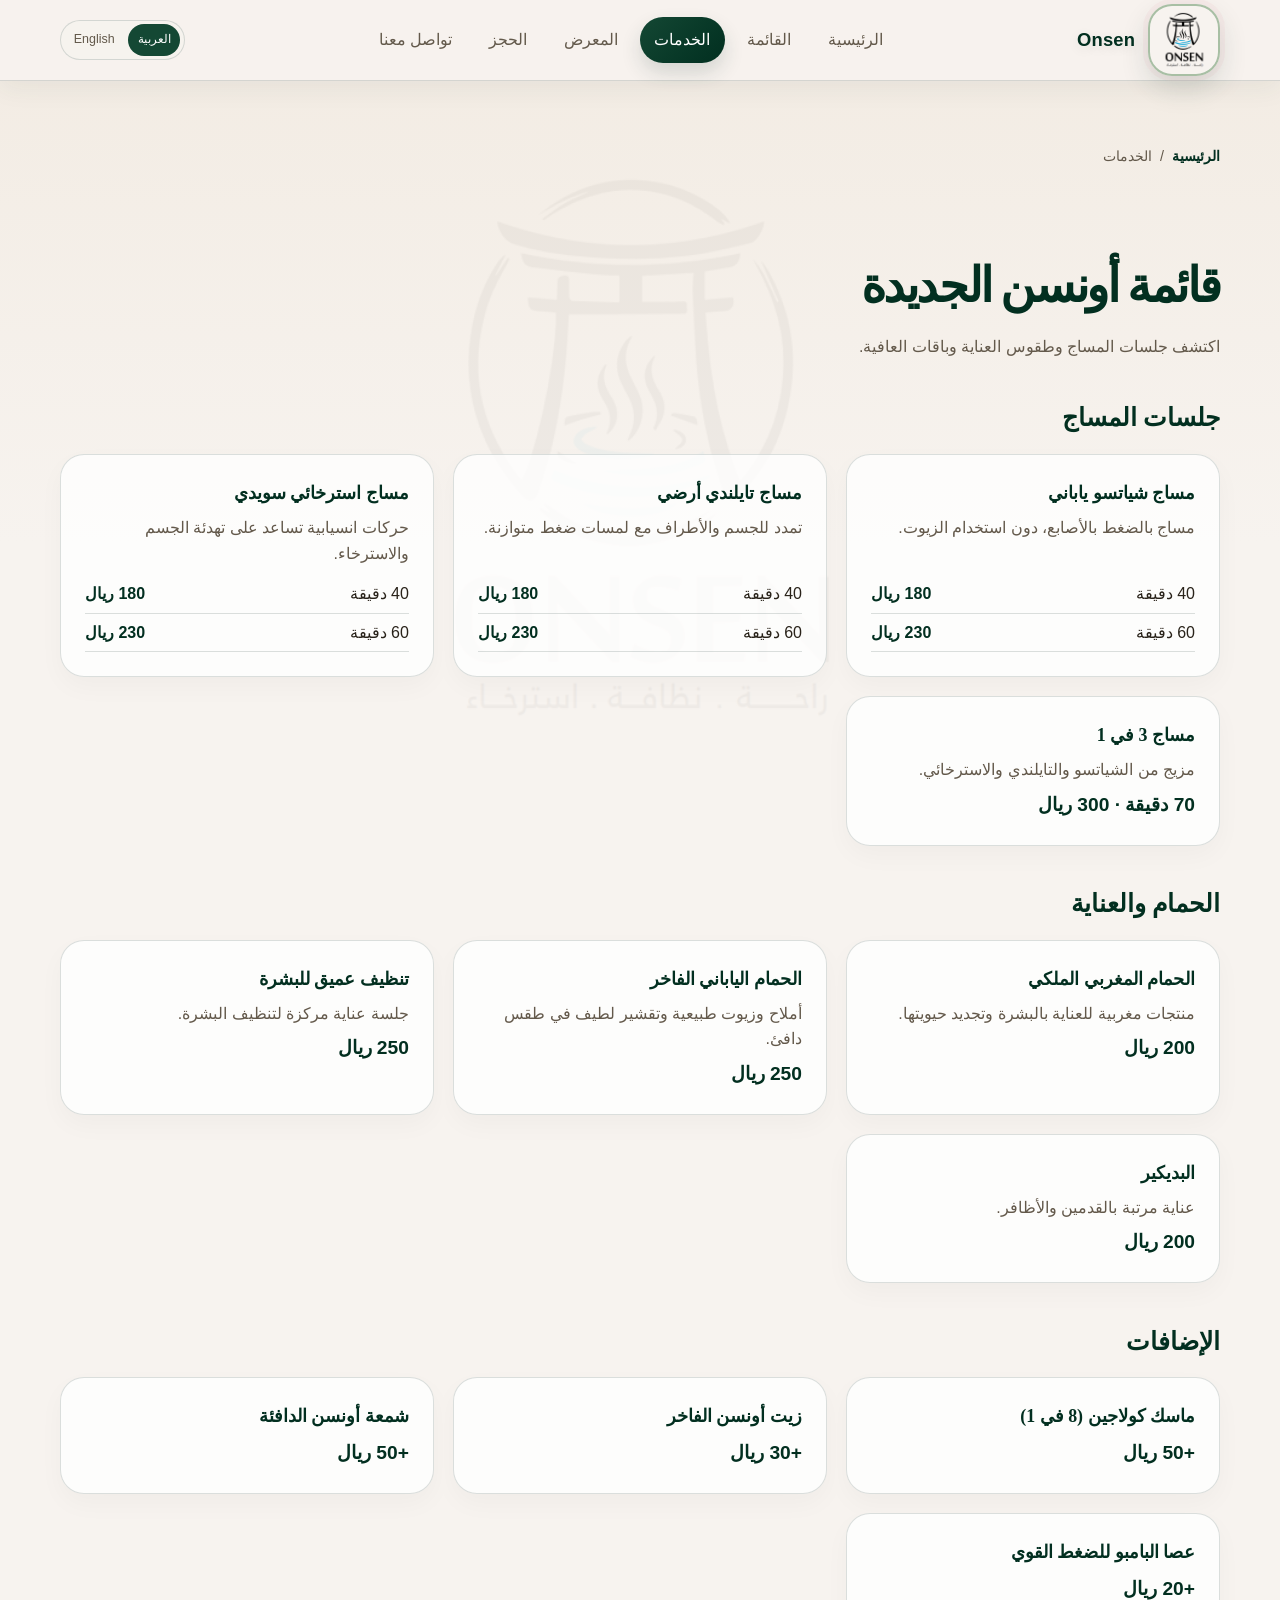
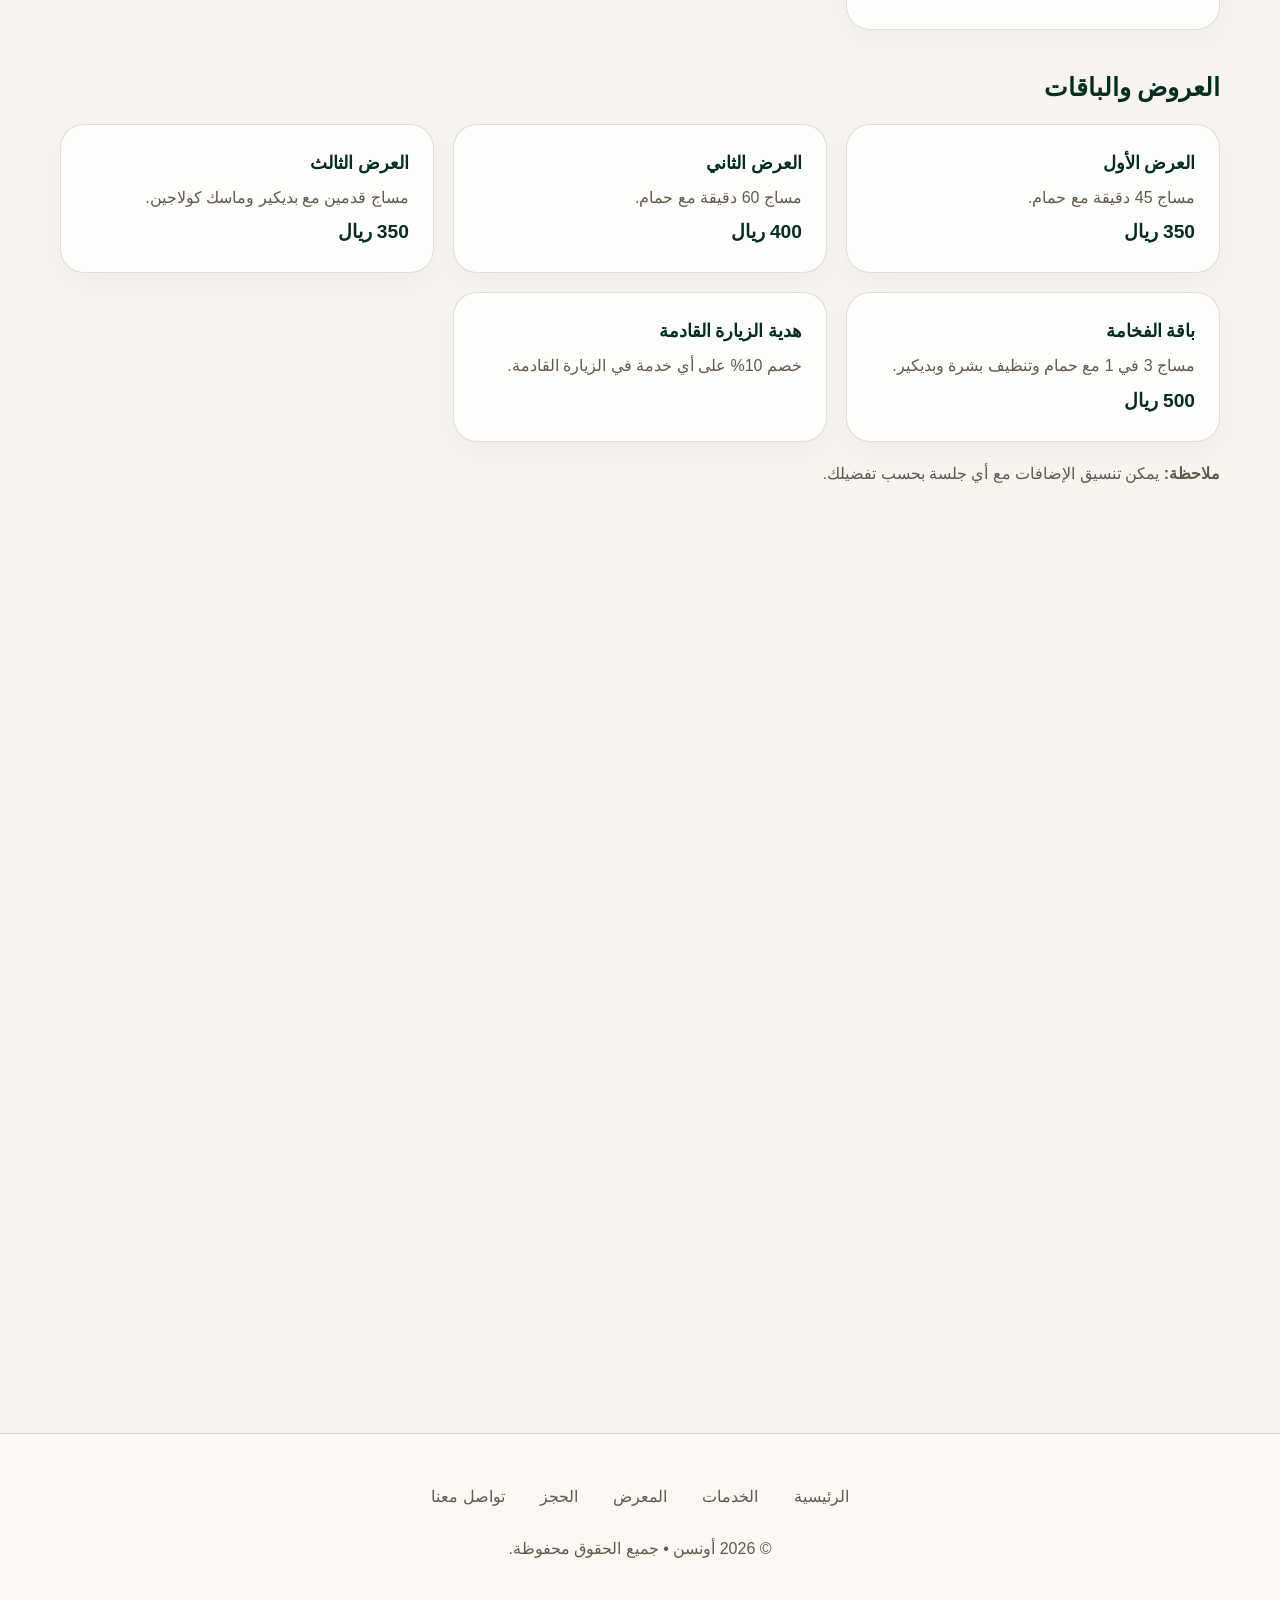
<file: services.html>
<!doctype html>
<html lang="ar" dir="rtl">
<head>
  <meta charset="utf-8">
  <meta name="viewport" content="width=device-width,initial-scale=1">
  <meta http-equiv="Content-Security-Policy" content="default-src 'self'; base-uri 'self'; object-src 'none'; form-action 'self' https://wa.me mailto:; img-src 'self'; media-src 'self'; script-src 'self' https://www.googletagmanager.com 'sha256-cc53kxIt2YW253wCDYTheCOs4suV5LuJP84p0/kWm/s='; style-src 'self' https://fonts.googleapis.com; font-src 'self' https://fonts.gstatic.com; connect-src 'self' https://www.google-analytics.com https://analytics.google.com https://region1.google-analytics.com; upgrade-insecure-requests;">
  <meta name="referrer" content="strict-origin-when-cross-origin">
  <title>خدمات أونسن في الرياض | مساج وحمام استرخائي</title>
  <meta name="description" content="اكتشف قائمة أونسن في الرياض: مساج شياتسو وتايلندي وسويدي، الحمام المغربي والياباني، العناية والباقات مع الأسعار.">
  <meta name="author" content="Onsen Spa & Wellness">
  <meta name="robots" content="index, follow">
  <meta name="theme-color" content="#f7f3ef">
  <meta property="og:site_name" content="Onsen Spa & Wellness">
  <meta property="og:locale" content="ar_SA">
  <meta property="og:title" content="خدمات أونسن في الرياض | مساج وحمام استرخائي">
  <meta property="og:description" content="جلسات مساج متنوعة، حمامات وعناية بالبشرة وباقات عافية في أونسن الرياض.">
  <meta property="og:type" content="website">
  <meta property="og:url" content="https://onsen0ksa-cloud.github.io/Onsen/services.html">
  <meta property="og:image" content="https://onsen0ksa-cloud.github.io/Onsen/assets/hero-onsen.jpeg">
  <meta property="og:image:alt" content="أجواء أونسن اليابانية الهادئة">
  <meta name="twitter:card" content="summary_large_image">
  <meta name="twitter:title" content="خدمات أونسن في الرياض | مساج وحمام استرخائي">
  <meta name="twitter:description" content="اكتشف خدمات أونسن وأسعار جلسات المساج وطقوس العافية في الرياض.">
  <meta name="twitter:image" content="https://onsen0ksa-cloud.github.io/Onsen/assets/hero-onsen.jpeg">
  <meta name="twitter:image:alt" content="أجواء أونسن اليابانية الهادئة">
  <link rel="canonical" href="https://onsen0ksa-cloud.github.io/Onsen/services.html">
  <link rel="stylesheet" href="styles.css?v=3">
  <!-- Google tag (gtag.js) -->
  <script async src="https://www.googletagmanager.com/gtag/js?id=G-PVFXP0D8LL"></script>
  <script>
  window.dataLayer = window.dataLayer || [];
  function gtag(){dataLayer.push(arguments);}
  gtag('js', new Date());
  gtag('config', 'G-PVFXP0D8LL');
  </script>
  <script type="application/ld+json">
  {
    "@context":"https://schema.org",
    "@type":"ItemList",
    "name":"خدمات أونسن",
    "itemListElement":[
      {"@type":"ListItem","position":1,"item":{"@type":"Service","name":"مساج شياتسو ياباني","offers":{"@type":"AggregateOffer","lowPrice":"180","highPrice":"230","priceCurrency":"SAR"}}},
      {"@type":"ListItem","position":2,"item":{"@type":"Service","name":"مساج تايلندي أرضي","offers":{"@type":"AggregateOffer","lowPrice":"180","highPrice":"230","priceCurrency":"SAR"}}},
      {"@type":"ListItem","position":3,"item":{"@type":"Service","name":"مساج استرخائي سويدي","offers":{"@type":"AggregateOffer","lowPrice":"180","highPrice":"230","priceCurrency":"SAR"}}},
      {"@type":"ListItem","position":4,"item":{"@type":"Service","name":"مساج 3 في 1، 70 دقيقة","offers":{"@type":"Offer","price":"300","priceCurrency":"SAR"}}},
      {"@type":"ListItem","position":5,"item":{"@type":"Service","name":"الحمام المغربي الملكي","offers":{"@type":"Offer","price":"200","priceCurrency":"SAR"}}},
      {"@type":"ListItem","position":6,"item":{"@type":"Service","name":"الحمام الياباني الفاخر","offers":{"@type":"Offer","price":"250","priceCurrency":"SAR"}}},
      {"@type":"ListItem","position":7,"item":{"@type":"Service","name":"تنظيف عميق للبشرة","offers":{"@type":"Offer","price":"250","priceCurrency":"SAR"}}},
      {"@type":"ListItem","position":8,"item":{"@type":"Service","name":"البديكير","offers":{"@type":"Offer","price":"200","priceCurrency":"SAR"}}},
      {"@type":"ListItem","position":9,"item":{"@type":"Service","name":"ماسك كولاجين (8 في 1)","offers":{"@type":"Offer","price":"50","priceCurrency":"SAR"}}},
      {"@type":"ListItem","position":10,"item":{"@type":"Service","name":"زيت أونسن الفاخر","offers":{"@type":"Offer","price":"30","priceCurrency":"SAR"}}},
      {"@type":"ListItem","position":11,"item":{"@type":"Service","name":"شمعة أونسن الدافئة","offers":{"@type":"Offer","price":"50","priceCurrency":"SAR"}}},
      {"@type":"ListItem","position":12,"item":{"@type":"Service","name":"عصا البامبو للضغط القوي","offers":{"@type":"Offer","price":"20","priceCurrency":"SAR"}}},
      {"@type":"ListItem","position":13,"item":{"@type":"Service","name":"العرض الأول: مساج 45 دقيقة مع حمام","offers":{"@type":"Offer","price":"350","priceCurrency":"SAR"}}},
      {"@type":"ListItem","position":14,"item":{"@type":"Service","name":"العرض الثاني: مساج 60 دقيقة مع حمام","offers":{"@type":"Offer","price":"400","priceCurrency":"SAR"}}},
      {"@type":"ListItem","position":15,"item":{"@type":"Service","name":"العرض الثالث: مساج قدمين مع بديكير وماسك كولاجين","offers":{"@type":"Offer","price":"350","priceCurrency":"SAR"}}},
      {"@type":"ListItem","position":16,"item":{"@type":"Service","name":"باقة الفخامة","offers":{"@type":"Offer","price":"500","priceCurrency":"SAR"}}}
    ]
  }
  </script>
  <script type="application/ld+json">
  {
    "@context": "https://schema.org",
    "@type": "BreadcrumbList",
    "itemListElement": [
      {"@type":"ListItem","position":1,"name":"الرئيسية","item":"https://onsen0ksa-cloud.github.io/Onsen/"},
      {"@type":"ListItem","position":2,"name":"الخدمات","item":"https://onsen0ksa-cloud.github.io/Onsen/services.html"}
    ]
  }
  </script>
</head>
<body data-page="services">
  <header class="site-header">
    <div class="container nav-row">
      <a href="index.html" class="brand" aria-label="Onsen home">
        <img src="logo-modern.png?v=3" alt="Onsen logo">
        <span>Onsen</span>
      </a>
      <nav class="site-nav" aria-label="Main navigation">
        <a href="index.html">الرئيسية</a>
        <a href="menu.html">القائمة</a>
        <a href="services.html" class="active">الخدمات</a>
        <a href="index.html#gallery">المعرض</a>
        <a href="booking.html">الحجز</a>
        <a href="index.html#contact">تواصل معنا</a>
      </nav>
      <div class="language-switcher" aria-label="اختيار اللغة">
        <button type="button" data-language="ar" class="active">العربية</button>
        <button type="button" data-language="en">English</button>
      </div>
    </div>
  </header>

  <main class="container page-intro">
    <nav class="breadcrumbs" aria-label="مسار التنقل">
      <a href="index.html">الرئيسية</a><span aria-hidden="true">/</span><span>الخدمات</span>
    </nav>
    <section class="section reveal">
      <div class="section-header">
        <h1>قائمة أونسن الجديدة</h1>
        <p>جلسات وعناية وباقات صُممت لتمنحك وقتاً هادئاً بتفاصيل يابانية راقية.</p>
      </div>
      <h2 class="menu-category-title" data-en="Massage sessions" data-ar="جلسات المساج">جلسات المساج</h2>
      <div class="service-grid menu-grid">
        <article class="service-card"><h3 data-en="Japanese Shiatsu massage" data-ar="مساج شياتسو ياباني">مساج شياتسو ياباني</h3><p data-en="Finger-pressure massage without oils." data-ar="مساج بالضغط بالأصابع، دون استخدام الزيوت.">مساج بالضغط بالأصابع، دون استخدام الزيوت.</p><div class="menu-prices"><span><span data-en="40 minutes" data-ar="40 دقيقة">40 دقيقة</span><strong>180 <span data-en="SAR" data-ar="ريال">ريال</span></strong></span><span><span data-en="60 minutes" data-ar="60 دقيقة">60 دقيقة</span><strong>230 <span data-en="SAR" data-ar="ريال">ريال</span></strong></span></div></article>
        <article class="service-card"><h3 data-en="Thai floor massage" data-ar="مساج تايلندي أرضي">مساج تايلندي أرضي</h3><p data-en="Body and limb stretches with balanced pressure." data-ar="تمدد للجسم والأطراف مع لمسات ضغط متوازنة.">تمدد للجسم والأطراف مع لمسات ضغط متوازنة.</p><div class="menu-prices"><span><span data-en="40 minutes" data-ar="40 دقيقة">40 دقيقة</span><strong>180 <span data-en="SAR" data-ar="ريال">ريال</span></strong></span><span><span data-en="60 minutes" data-ar="60 دقيقة">60 دقيقة</span><strong>230 <span data-en="SAR" data-ar="ريال">ريال</span></strong></span></div></article>
        <article class="service-card"><h3 data-en="Relaxing Swedish massage" data-ar="مساج استرخائي سويدي">مساج استرخائي سويدي</h3><p data-en="Flowing movements to calm the body and encourage relaxation." data-ar="حركات انسيابية تساعد على تهدئة الجسم والاسترخاء.">حركات انسيابية تساعد على تهدئة الجسم والاسترخاء.</p><div class="menu-prices"><span><span data-en="40 minutes" data-ar="40 دقيقة">40 دقيقة</span><strong>180 <span data-en="SAR" data-ar="ريال">ريال</span></strong></span><span><span data-en="60 minutes" data-ar="60 دقيقة">60 دقيقة</span><strong>230 <span data-en="SAR" data-ar="ريال">ريال</span></strong></span></div></article>
        <article class="service-card"><h3 data-en="3-in-1 massage" data-ar="مساج 3 في 1">مساج 3 في 1</h3><p data-en="A blend of Shiatsu, Thai, and relaxing massage." data-ar="مزيج من الشياتسو والتايلندي والاسترخائي.">مزيج من الشياتسو والتايلندي والاسترخائي.</p><p class="price">70 <span data-en="minutes" data-ar="دقيقة">دقيقة</span> · 300 <span data-en="SAR" data-ar="ريال">ريال</span></p></article>
      </div>
      <h2 class="menu-category-title" data-en="Baths and care" data-ar="الحمام والعناية">الحمام والعناية</h2>
      <div class="service-grid menu-grid">
        <article class="service-card"><h3 data-en="Royal Moroccan bath" data-ar="الحمام المغربي الملكي">الحمام المغربي الملكي</h3><p data-en="Moroccan products to care for and renew the skin." data-ar="منتجات مغربية للعناية بالبشرة وتجديد حيويتها.">منتجات مغربية للعناية بالبشرة وتجديد حيويتها.</p><p class="price">200 <span data-en="SAR" data-ar="ريال">ريال</span></p></article>
        <article class="service-card"><h3 data-en="Luxury Japanese bath" data-ar="الحمام الياباني الفاخر">الحمام الياباني الفاخر</h3><p data-en="Natural salts and oils with gentle exfoliation in a warm ritual." data-ar="أملاح وزيوت طبيعية وتقشير لطيف في طقس دافئ.">أملاح وزيوت طبيعية وتقشير لطيف في طقس دافئ.</p><p class="price">250 <span data-en="SAR" data-ar="ريال">ريال</span></p></article>
        <article class="service-card"><h3 data-en="Deep facial cleansing" data-ar="تنظيف عميق للبشرة">تنظيف عميق للبشرة</h3><p data-en="A focused facial cleansing treatment." data-ar="جلسة عناية مركزة لتنظيف البشرة.">جلسة عناية مركزة لتنظيف البشرة.</p><p class="price">250 <span data-en="SAR" data-ar="ريال">ريال</span></p></article>
        <article class="service-card"><h3 data-en="Pedicure" data-ar="البديكير">البديكير</h3><p data-en="Care for the feet and nails." data-ar="عناية مرتبة بالقدمين والأظافر.">عناية مرتبة بالقدمين والأظافر.</p><p class="price">200 <span data-en="SAR" data-ar="ريال">ريال</span></p></article>
      </div>
      <h2 class="menu-category-title" data-en="Enhancements" data-ar="الإضافات">الإضافات</h2>
      <div class="service-grid menu-grid">
        <article class="service-card"><h3 data-en="Collagen mask (8-in-1)" data-ar="ماسك كولاجين (8 في 1)">ماسك كولاجين (8 في 1)</h3><p class="price">+50 <span data-en="SAR" data-ar="ريال">ريال</span></p></article>
        <article class="service-card"><h3 data-en="Onsen luxury oil" data-ar="زيت أونسن الفاخر">زيت أونسن الفاخر</h3><p class="price">+30 <span data-en="SAR" data-ar="ريال">ريال</span></p></article>
        <article class="service-card"><h3 data-en="Onsen warm candle" data-ar="شمعة أونسن الدافئة">شمعة أونسن الدافئة</h3><p class="price">+50 <span data-en="SAR" data-ar="ريال">ريال</span></p></article>
        <article class="service-card"><h3 data-en="Bamboo pressure stick" data-ar="عصا البامبو للضغط القوي">عصا البامبو للضغط القوي</h3><p class="price">+20 <span data-en="SAR" data-ar="ريال">ريال</span></p></article>
      </div>
      <h2 class="menu-category-title" data-en="Offers and packages" data-ar="العروض والباقات">العروض والباقات</h2>
      <div class="service-grid menu-grid">
        <article class="service-card"><h3 data-en="Offer 1" data-ar="العرض الأول">العرض الأول</h3><p data-en="45-minute massage with a bath." data-ar="مساج 45 دقيقة مع حمام.">مساج 45 دقيقة مع حمام.</p><p class="price">350 <span data-en="SAR" data-ar="ريال">ريال</span></p></article>
        <article class="service-card"><h3 data-en="Offer 2" data-ar="العرض الثاني">العرض الثاني</h3><p data-en="60-minute massage with a bath." data-ar="مساج 60 دقيقة مع حمام.">مساج 60 دقيقة مع حمام.</p><p class="price">400 <span data-en="SAR" data-ar="ريال">ريال</span></p></article>
        <article class="service-card"><h3 data-en="Offer 3" data-ar="العرض الثالث">العرض الثالث</h3><p data-en="Foot massage with pedicure and collagen mask." data-ar="مساج قدمين مع بديكير وماسك كولاجين.">مساج قدمين مع بديكير وماسك كولاجين.</p><p class="price">350 <span data-en="SAR" data-ar="ريال">ريال</span></p></article>
        <article class="service-card"><h3 data-en="Luxury package" data-ar="باقة الفخامة">باقة الفخامة</h3><p data-en="3-in-1 massage with a bath, facial cleansing, and pedicure." data-ar="مساج 3 في 1 مع حمام وتنظيف بشرة وبديكير.">مساج 3 في 1 مع حمام وتنظيف بشرة وبديكير.</p><p class="price">500 <span data-en="SAR" data-ar="ريال">ريال</span></p></article>
        <article class="service-card"><h3 data-en="A gift for your next visit" data-ar="هدية الزيارة القادمة">هدية الزيارة القادمة</h3><p data-en="10% off any service on your next visit." data-ar="خصم 10% على أي خدمة في الزيارة القادمة.">خصم 10% على أي خدمة في الزيارة القادمة.</p></article>
      </div>
      <div class="menu-note"><strong data-en="Note:" data-ar="ملاحظة:">ملاحظة:</strong> <span data-en="Enhancements can be added to any session to suit your preference." data-ar="يمكن تنسيق الإضافات مع أي جلسة بحسب تفضيلك.">يمكن تنسيق الإضافات مع أي جلسة بحسب تفضيلك.</span></div>
    </section>

    <section class="section reveal">
      <div class="section-header">
        <h2>تجربة عناية متكاملة</h2>
      </div>
      <div class="service-grid">
        <div class="info-card">
          <h3>تجربة الوصول</h3>
          <p>ضيافة الشاي واستشارة العافية وتهيئة هادئة قبل بدء الجلسة.</p>
        </div>
        <div class="info-card">
          <h3>توجيه شخصي</h3>
          <p>اختر نوع المساج ومدته، ثم أضف الحمام أو خدمات العناية التي تفضلها.</p>
        </div>
        <div class="info-card">
          <h3>هدوء ما بعد الجلسة</h3>
          <p>استمتع بوقت هادئ للراحة والترطيب والدفء بعد طقسك.</p>
        </div>
      </div>
    </section>

    <section class="section reveal">
      <div class="callout">
        <h3>هل أنت مستعد لحجز طقسك؟</h3>
        <p class="muted">يسعدنا مساعدتك في اختيار العلاج المناسب لجدولك وأهدافك.</p>
        <a class="btn primary mt-1 btn-fit" href="booking.html">احجز جلسة</a>
      </div>
    </section>
  </main>

  <footer class="footer">
    <nav class="footer-nav" aria-label="Footer navigation">
      <a href="index.html">الرئيسية</a>
      <a href="services.html">الخدمات</a>
      <a href="index.html#gallery">المعرض</a>
      <a href="booking.html">الحجز</a>
      <a href="index.html#contact">تواصل معنا</a>
    </nav>
    <p>&copy; <span id="year"></span> أونسن • جميع الحقوق محفوظة.</p>
  </footer>

  <script src="script.js?v=7"></script>
</body>
</html>
</file>
<file: styles.css>
@import url("https://fonts.googleapis.com/css2?family=Amiri:wght@400;700&family=Noto+Naskh+Arabic:wght@400;600;700&display=swap");

:root {
  --primary: oklch(0.36 0.065 164);
  --primary-deep: oklch(0.27 0.055 165);
  --accent: #7aa07a;
  --logo-blue: #5d8295;
  --forest: oklch(0.31 0.055 165);
  --sky: #9ac8d8;
  --sakura: #f3c6cb;
  --gold: oklch(0.72 0.08 77);
  --paper: #f7f3ef;
  --ink: oklch(0.26 0.018 75);
  --muted: oklch(0.47 0.025 75);
  --line: rgba(32, 63, 55, 0.16);
  --shadow: 0 18px 50px rgba(32, 63, 55, 0.12);
}

* { box-sizing: border-box; }
html { scroll-behavior: smooth; }
body {
  position: relative;
  isolation: isolate;
  margin: 0;
  font-family: "Noto Naskh Arabic", Tahoma, sans-serif;
  line-height: 1.6;
  color: var(--ink);
  background: linear-gradient(180deg, #f2ebe2 0%, var(--paper) 34rem);
}
body::before {
  position: fixed;
  inset: 0;
  z-index: 0;
  content: "";
  background: url("logo-modern.png") center / min(620px, 62vw) auto no-repeat;
  opacity: 0.035;
  pointer-events: none;
}
body > * {
  position: relative;
  z-index: 1;
}
img { display: block; max-width: 100%; }
a { color: inherit; text-decoration: none; }
button, input, textarea { font: inherit; }

.container {
  width: min(1160px, calc(100% - 2rem));
  margin: 0 auto;
}

.breadcrumbs {
  display: flex;
  gap: 0.5rem;
  padding-top: 1rem;
  color: var(--muted);
  font-size: 0.9rem;
}

.breadcrumbs a,
.text-link {
  color: var(--primary-deep);
  font-weight: 700;
}

.site-header {
  position: sticky;
  top: 0;
  z-index: 20;
  backdrop-filter: blur(16px);
  background: rgba(247, 243, 239, 0.94);
  box-shadow: 0 8px 24px rgba(32, 63, 55, 0.06);
  border-bottom: 1px solid var(--line);
}

.nav-row {
  display: flex;
  align-items: center;
  justify-content: space-between;
  gap: 1rem;
  min-height: 80px;
  padding: 0.25rem 0;
}

.language-switcher {
  display: inline-flex;
  gap: 0.25rem;
  padding: 0.2rem;
  border: 1px solid var(--line);
  border-radius: 999px;
  background: rgba(247, 243, 239, 0.9);
}

.language-switcher button {
  border: 0;
  border-radius: 999px;
  background: transparent;
  color: var(--muted);
  cursor: pointer;
  padding: 0.35rem 0.6rem;
  font-size: 0.78rem;
}

.language-switcher button.active {
  background: var(--primary);
  color: #fff;
}

.brand {
  display: inline-flex;
  align-items: center;
  gap: 0.8rem;
  color: var(--primary-deep);
  font-family: "Noto Naskh Arabic", "Segoe UI", sans-serif;
  font-size: 1.15rem;
  font-weight: 700;
  letter-spacing: 0.01em;
}

.brand img {
  width: 72px;
  height: 72px;
  padding: 0.2rem;
  border: 2px solid rgba(122, 160, 122, 0.64);
  border-radius: 24px;
  object-fit: contain;
  box-shadow: 0 12px 28px rgba(32, 63, 55, 0.16), 0 0 0 5px rgba(243, 198, 203, 0.18);
  background: rgba(247, 243, 239, 0.92);
  transition: transform 0.2s ease, box-shadow 0.2s ease;
}

.brand span {
  color: var(--primary-deep);
  text-shadow: 0 3px 12px rgba(32, 63, 55, 0.1);
}

.brand:hover img {
  transform: translateY(-2px) rotate(-2deg);
  box-shadow: 0 16px 32px rgba(32, 63, 55, 0.2), 0 0 0 6px rgba(243, 198, 203, 0.24);
}

.site-nav {
  display: flex;
  justify-content: center;
  gap: 0.5rem;
  flex-wrap: wrap;
}

.site-nav a,
.footer-nav a {
  color: var(--muted);
  padding: 0.65rem 0.9rem;
  border-radius: 999px;
  transition: 0.2s ease;
}

.site-nav a:hover,
.footer-nav a:hover {
  background: rgba(122, 160, 122, 0.12);
  color: var(--ink);
}

.site-nav a.active {
  background: linear-gradient(135deg, var(--primary), var(--primary-deep));
  color: #fff;
  box-shadow: 0 10px 20px rgba(32, 63, 55, 0.16);
}

.hero {
  position: relative;
  overflow: hidden;
  background:
    radial-gradient(circle at 10% 12%, rgba(243, 198, 203, 0.12), transparent 30%),
    radial-gradient(circle at 88% 86%, rgba(122, 160, 122, 0.3), transparent 36%),
    linear-gradient(135deg, #203f37, #18372f 72%, #25463b);
}

.hero-inner {
  width: min(1160px, calc(100% - 2rem));
  margin: 0 auto;
  padding: clamp(2.5rem, 6vw, 5rem) 0;
}

.hero-grid {
  display: grid;
  grid-template-columns: 1.1fr 0.9fr;
  align-items: center;
  gap: 2rem;
}

.eyebrow {
  display: inline-block;
  margin-bottom: 1rem;
  padding: 0.5rem 0.8rem;
  border-radius: 999px;
  background: rgba(255, 255, 255, 0.7);
  border: 1px solid var(--line);
  color: var(--primary-deep);
  font-size: 0.78rem;
  font-weight: 700;
  letter-spacing: 0.06em;
  text-transform: uppercase;
}

.hero-copy h1 {
  font-family: "Amiri", "Noto Naskh Arabic", Georgia, serif;
  font-weight: 700;
  margin: 0;
  font-size: clamp(2.15rem, 5vw, 4.2rem);
  line-height: 1.2;
  letter-spacing: -0.025em;
  max-width: 12ch;
  color: var(--primary-deep);
  text-shadow: 0 8px 28px rgba(32, 63, 55, 0.1);
}

.hero .eyebrow {
  border-color: rgba(247, 243, 239, 0.2);
  background: rgba(247, 243, 239, 0.08);
  color: var(--sakura);
}

.hero-copy h1 { color: var(--paper); text-shadow: 0 8px 28px rgba(0, 0, 0, 0.18); }
.hero .tagline { color: rgba(247, 243, 239, 0.84); }
.hero .btn:not(.primary) {
  border-color: rgba(247, 243, 239, 0.32);
  background: rgba(247, 243, 239, 0.08);
  color: var(--paper);
}
.hero .btn.primary {
  background: linear-gradient(135deg, #7aa07a, #5f825f);
  color: #fff;
}

.hero-signature {
  flex-basis: 100%;
  margin: 0 0 0.2rem;
  font-family: "Amiri", "Noto Naskh Arabic", Georgia, serif;
  color: var(--sakura);
  font-size: 1.25rem;
  font-weight: 700;
  letter-spacing: 0.01em;
}

.tagline {
  margin: 1.2rem 0 0;
  max-width: 46rem;
  font-size: 1.1rem;
  color: var(--muted);
}

.cta-row {
  display: flex;
  flex-wrap: wrap;
  align-items: center;
  gap: 0.85rem;
  margin-top: 2rem;
}

.btn {
  display: inline-flex;
  align-items: center;
  justify-content: center;
  min-height: 48px;
  padding: 0.8rem 1.3rem;
  border-radius: 999px;
  border: 1px solid rgba(32, 63, 55, 0.16);
  background: rgba(255, 255, 255, 0.55);
  color: var(--ink);
  font-weight: 600;
  transition: transform 0.2s ease, box-shadow 0.2s ease, background-color 0.2s ease;
}

.btn:hover {
  transform: translateY(-1px);
  box-shadow: 0 12px 26px rgba(32, 63, 55, 0.1);
}

.btn.primary {
  background: linear-gradient(135deg, var(--primary), var(--primary-deep));
  border: none;
  color: #fff;
  box-shadow: 0 16px 30px rgba(32, 63, 55, 0.2);
}

.mt-1 { margin-top: 1rem; }
.mt-125 { margin-top: 1.25rem; }
.btn-fit { width: fit-content; }

.hero-card {
  position: relative;
  grid-column: auto;
  background: transparent;
  border: 0;
  border-radius: 0;
  padding: 0;
  box-shadow: none;
}

.hero-photo {
  width: 100%;
  max-width: 640px;
  margin-inline: auto;
  aspect-ratio: 4 / 3;
  height: auto;
  object-fit: cover;
  border: 8px solid rgba(247, 243, 239, 0.88);
  border-radius: 32px;
  box-shadow: 0 18px 42px rgba(32, 63, 55, 0.18);
}

.minor-card {
  position: absolute;
  inset-inline-start: 1.25rem;
  bottom: 1.25rem;
  max-width: 210px;
  background: rgba(247, 243, 239, 0.96);
  border: 1px solid var(--line);
  border-radius: 18px;
  padding: 0.9rem 1rem;
  box-shadow: 0 14px 28px rgba(32, 63, 55, 0.16);
}

.minor-card strong {
  display: block;
  font-size: 1.2rem;
  color: var(--primary-deep);
}

.minor-card .minor-title,
.minor-card .minor-copy {
  display: block;
}

.minor-card .minor-title {
  color: var(--primary-deep);
  font-weight: 700;
}

.minor-card .minor-copy {
  margin-top: 0.25rem;
  color: var(--muted);
  line-height: 1.5;
}

.section {
  padding: 5rem 0;
}

.section-header {
  max-width: 620px;
  margin-bottom: 2rem;
}

.section-header h1,
.section-header h2 {
  margin: 0 0 0.6rem;
  font-size: clamp(2rem, 4vw, 3rem);
  letter-spacing: -0.05em;
  font-family: "Amiri", "Noto Naskh Arabic", Georgia, serif;
  color: var(--primary-deep);
}

.section h3 {
  font-family: "Amiri", "Noto Naskh Arabic", Georgia, serif;
  color: var(--primary-deep);
}

.section-header p {
  margin: 0;
  color: var(--muted);
}

.feature-grid {
  display: grid;
  grid-template-columns: repeat(3, minmax(0, 1fr));
  gap: 1.25rem;
}

.feature-card,
.service-card,
.booking-card,
.info-card {
  background: rgba(255, 255, 255, 0.78);
  border: 1px solid var(--line);
  border-radius: 24px;
  box-shadow: 0 10px 26px rgba(0, 0, 0, 0.03);
}

.feature-card {
  padding: 1.5rem;
  position: relative;
  overflow: hidden;
  transition: transform 0.25s ease, box-shadow 0.25s ease, border-color 0.25s ease;
}

.feature-card::before {
  position: absolute;
  inset-block: 0;
  inset-inline-start: 0;
  width: 4px;
  content: "";
  background: linear-gradient(180deg, var(--accent), var(--sky));
  opacity: 0.75;
}

.feature-card:hover {
  transform: translateY(-4px);
  border-color: rgba(65, 107, 89, 0.4);
  box-shadow: 0 18px 34px rgba(32, 63, 55, 0.12);
}

.icon-badge {
  display: inline-flex;
  align-items: center;
  justify-content: center;
  width: 52px;
  height: 52px;
  margin-bottom: 1rem;
  border-radius: 16px;
  font-size: 1.5rem;
  background: linear-gradient(135deg, rgba(122, 160, 122, 0.2), rgba(243, 198, 203, 0.28));
}

.feature-card h3,
.service-card h3,
.booking-card h3,
.info-card h3 {
  margin: 0 0 0.7rem;
}

.feature-card p,
.service-card p,
.booking-card p,
.info-card p,
.muted {
  margin: 0;
  color: var(--muted);
}

.full-bleed {
  padding: 0;
}

.full-bleed-grid {
  display: grid;
  grid-template-columns: minmax(0, 1.1fr) minmax(300px, 0.9fr);
  gap: clamp(1rem, 3vw, 2.5rem);
  align-items: stretch;
}

.full-bleed-image {
  position: relative;
  min-height: 360px;
  margin: 0;
  overflow: hidden;
  border: 8px solid rgba(247, 243, 239, 0.82);
  border-radius: 32px;
  box-shadow: var(--shadow);
}

.full-bleed-image img {
  width: 100%;
  height: 100%;
  min-height: 360px;
  object-fit: cover;
  display: block;
  transition: transform 0.7s ease;
}

.full-bleed-image:hover img { transform: scale(1.035); }

.full-bleed-image figcaption {
  position: absolute;
  inset-inline: 1rem;
  bottom: 1rem;
  width: fit-content;
  max-width: calc(100% - 2rem);
  padding: 0.55rem 0.9rem;
  border: 1px solid rgba(255, 255, 255, 0.3);
  border-radius: 999px;
  background: rgba(32, 63, 55, 0.82);
  color: #fff;
  font-size: 0.9rem;
  backdrop-filter: blur(8px);
}

.callout {
  display: flex;
  flex-direction: column;
  justify-content: center;
  gap: 0.35rem;
  padding: clamp(1.5rem, 4vw, 3rem);
  background:
    radial-gradient(circle at top left, rgba(243, 198, 203, 0.18), transparent 50%),
    linear-gradient(135deg, rgba(247, 243, 239, 0.94), rgba(235, 239, 230, 0.9));
  border: 1px solid rgba(65, 107, 89, 0.22);
  border-radius: 32px;
  box-shadow: 0 18px 40px rgba(32, 63, 55, 0.08);
}

.callout h3 {
  margin: 0 0 1rem;
  font-size: clamp(1.8rem, 3vw, 2.6rem);
  letter-spacing: -0.04em;
}

.gallery-grid {
  display: grid;
  grid-template-columns: repeat(3, minmax(0, 1fr));
  gap: 1rem;
  margin-bottom: 2.5rem;
}

.gallery-subtitle {
  display: flex;
  align-items: center;
  gap: 0.9rem;
  margin: 2rem 0 1rem;
  color: var(--primary-deep);
  font-size: 1.2rem;
}

.gallery-subtitle::after {
  flex: 1;
  height: 1px;
  background: linear-gradient(90deg, rgba(122, 160, 122, 0.45), transparent);
  content: "";
}

.gallery-grid { align-items: start; }
.gallery-store { grid-template-columns: repeat(4, minmax(0, 1fr)); }

.gallery-item {
  grid-column: auto;
  aspect-ratio: 4 / 3;
  min-height: 0;
  overflow: hidden;
  border-radius: 22px;
  border: 1px solid rgba(65, 107, 89, 0.22);
  background: rgba(247, 243, 239, 0.6);
  box-shadow: 0 16px 36px rgba(32, 63, 55, 0.12);
  transition: transform 0.35s ease, box-shadow 0.35s ease;
}

.gallery-item:hover {
  transform: translateY(-5px);
  box-shadow: 0 22px 42px rgba(32, 63, 55, 0.18);
}

.gallery-item img {
  width: 100%;
  height: 100%;
  min-height: 0;
  object-fit: cover;
  filter: saturate(0.88) contrast(0.96) brightness(0.98);
  cursor: pointer;
  transition: transform 0.45s ease, filter 0.45s ease;
}

.gallery-products .gallery-item {
  background: linear-gradient(145deg, rgba(243, 198, 203, 0.18), rgba(122, 160, 122, 0.12));
}

.gallery-item:hover img {
  transform: scale(1.04);
  filter: saturate(1) contrast(1) brightness(1);
}

.gallery-lightbox[hidden] { display: none; }

.gallery-lightbox {
  position: fixed;
  inset: 0;
  z-index: 100;
  display: grid;
  grid-template-columns: minmax(44px, 8vw) minmax(0, 1fr) minmax(44px, 8vw);
  align-items: center;
  justify-items: center;
  padding: 2rem;
  background: rgba(31, 11, 17, 0.9);
  backdrop-filter: blur(12px);
}

.gallery-lightbox figure {
  display: grid;
  justify-items: center;
  gap: 0.8rem;
  width: min(100%, 1080px);
  max-height: calc(100vh - 4rem);
  margin: 0;
}

.lightbox-image {
  width: auto;
  max-width: 100%;
  height: auto;
  max-height: calc(100vh - 8rem);
  object-fit: contain;
  border: 1px solid rgba(255, 255, 255, 0.28);
  border-radius: 16px;
  box-shadow: 0 24px 80px rgba(0, 0, 0, 0.35);
}

.lightbox-caption {
  max-width: 90%;
  color: #fff;
  text-align: center;
  font-size: 0.95rem;
}

.lightbox-close,
.lightbox-control {
  border: 0;
  color: #fff;
  cursor: pointer;
  background: rgba(255, 255, 255, 0.14);
  transition: background 0.2s ease, transform 0.2s ease;
}

.lightbox-close:hover,
.lightbox-control:hover {
  background: var(--primary);
  transform: scale(1.06);
}

.lightbox-close {
  position: absolute;
  top: 1rem;
  right: 1.25rem;
  width: 44px;
  height: 44px;
  border-radius: 50%;
  font-size: 2rem;
  line-height: 1;
}

.lightbox-control {
  width: 48px;
  height: 64px;
  border-radius: 16px;
  font-size: 3rem;
  line-height: 1;
}

.lightbox-prev { grid-column: 1; grid-row: 1; }
.lightbox-next { grid-column: 3; grid-row: 1; }

body.lightbox-open { overflow: hidden; }

.review-stars {
  display: block;
  color: var(--gold);
  font-size: 1.6rem;
  letter-spacing: 0.12em;
}

.testimonial-grid {
  display: grid;
  grid-template-columns: repeat(3, minmax(0, 1fr));
  gap: 1rem;
}

.google-review-link {
  display: inline-flex;
  align-items: center;
  gap: 0.35rem;
  margin: 0 0 1.2rem;
  padding: 0.65rem 1rem;
  border: 1px solid rgba(65, 107, 89, 0.25);
  border-radius: 999px;
  color: var(--primary-deep);
  background: rgba(255, 255, 255, 0.82);
  font-weight: 700;
  text-decoration: none;
  transition: transform 0.2s ease, box-shadow 0.2s ease;
}

.google-review-link:hover {
  transform: translateY(-2px);
  box-shadow: 0 8px 18px rgba(32, 63, 55, 0.12);
}

.testimonial {
  display: grid;
  gap: 0.25rem;
  padding: 1rem;
  border: 1px solid rgba(65, 107, 89, 0.2);
  border-radius: 20px;
  background: rgba(255, 255, 255, 0.78);
  box-shadow: 0 12px 28px rgba(32, 63, 55, 0.08);
  transition: transform 0.25s ease, box-shadow 0.25s ease;
}

.testimonial:hover {
  transform: translateY(-3px);
  box-shadow: 0 18px 36px rgba(32, 63, 55, 0.12);
}

.testimonial blockquote {
  margin: 0.25rem 0 0;
  color: var(--ink);
  font-size: 1.02rem;
}

.testimonial cite { color: var(--muted); font-size: 0.9rem; font-style: normal; }

.reviews-source-card {
  padding: 1.25rem;
  border: 1px solid var(--line);
  border-radius: 22px;
  background: rgba(255, 255, 255, 0.82);
}

.reviews-note,
.google-attribution {
  margin: 0;
  color: var(--muted);
}

.google-attribution {
  margin-top: 1rem;
  font-size: 0.85rem;
}

.testimonial-grid:empty {
  display: none;
}

.testimonial a {
  width: fit-content;
  color: var(--primary-deep);
  font-size: 0.9rem;
}

#ambient-audio,
#bells-audio { display: none; }

.ambient-player {
  position: fixed;
  inset-inline-start: 1rem;
  bottom: 1rem;
  z-index: 30;
  display: flex;
  align-items: center;
  gap: 0.75rem;
  padding: 0.5rem 0.6rem 0.5rem 1rem;
  border: 1px solid rgba(32, 63, 55, 0.22);
  border-radius: 999px;
  background: rgba(247, 243, 239, 0.96);
  color: var(--forest);
  box-shadow: 0 10px 28px rgba(32, 63, 55, 0.17);
  font-size: 0.85rem;
}

.ambient-player .btn {
  width: auto;
  min-height: 38px;
  padding: 0.4rem 0.9rem;
  border: 0;
  background: var(--forest);
  color: #fff;
  white-space: normal;
  max-width: 13rem;
  cursor: pointer;
}

.contact-grid {
  display: grid;
  grid-template-columns: repeat(3, minmax(0, 1fr));
  gap: 1rem;
}

.menu-category-title {
  margin: 2.4rem 0 1rem;
  color: var(--primary-deep);
  font-family: "Amiri", "Noto Naskh Arabic", Georgia, serif;
  font-size: 1.55rem;
}

.menu-grid { margin-bottom: 1.2rem; }

.menu-grid .service-card {
  display: flex;
  flex-direction: column;
  gap: 0.45rem;
}

.menu-grid .service-card h3 {
  margin: 0;
  color: var(--primary-deep);
  font-size: 1.12rem;
}

.menu-prices {
  display: grid;
  gap: 0.4rem;
  margin-top: auto;
  padding-top: 0.5rem;
}

.menu-prices > span {
  display: flex;
  justify-content: space-between;
  gap: 0.75rem;
  border-bottom: 1px solid var(--line);
  padding-bottom: 0.35rem;
}

.menu-prices strong,
.menu-grid .price {
  color: var(--primary-deep);
  font-weight: 700;
}

.menu-note,
.booking-menu-link {
  margin-top: 1rem;
  color: var(--muted);
}

.booking-menu-link a {
  color: var(--primary-deep);
  font-weight: 700;
}

.info-card {
  padding: 1.5rem;
}

.seo-grid {
  display: grid;
  grid-template-columns: repeat(3, minmax(0, 1fr));
  gap: 1rem;
}

.seo-grid .info-card {
  display: flex;
  flex-direction: column;
  gap: 0.7rem;
}

.case-study {
  padding: 2rem;
  border: 1px solid var(--line);
  border-radius: 28px;
  background: linear-gradient(135deg, rgba(122, 160, 122, 0.12), rgba(243, 198, 203, 0.16));
}

.case-study h3 {
  margin: 0.6rem 0;
  font-size: clamp(1.6rem, 3vw, 2.4rem);
}

.case-study p {
  max-width: 720px;
  color: var(--muted);
}

.faq-list {
  display: grid;
  gap: 0.8rem;
}

.faq-list details {
  padding: 1rem 1.2rem;
  border: 1px solid var(--line);
  border-radius: 16px;
  background: rgba(255, 255, 255, 0.55);
}

.faq-list summary {
  cursor: pointer;
  font-weight: 700;
}

.faq-list p {
  margin: 0.8rem 0 0;
  color: var(--muted);
}

ul.check-list {
  margin: 0.8rem 0 0;
  padding-left: 1.2rem;
  color: var(--muted);
}

ul.check-list li + li { margin-top: 0.4rem; }

.footer {
  padding: 2.5rem 0;
  text-align: center;
  color: var(--muted);
  background: rgba(255, 255, 255, 0.35);
  border-top: 1px solid var(--line);
}

.footer-nav {
  display: flex;
  justify-content: center;
  flex-wrap: wrap;
  gap: 0.4rem;
  margin-bottom: 0.8rem;
}

.page-intro {
  padding: 3rem 0 1rem;
}

.service-grid,
.booking-grid {
  display: grid;
  grid-template-columns: repeat(3, minmax(0, 1fr));
  gap: 1.2rem;
}

.service-card,
.booking-card {
  padding: 1.5rem;
}

.price {
  margin: 0.7rem 0;
  font-size: 1.2rem;
  font-weight: 700;
  color: var(--primary-deep);
}

.tag-line {
  color: var(--muted);
  font-style: italic;
}

.booking-actions {
  display: grid;
  gap: 1rem;
  margin-top: 1rem;
}

.reveal {
  opacity: 0;
  transform: translateY(18px);
  transition: opacity 0.5s ease, transform 0.5s ease;
}

.reveal.is-visible {
  opacity: 1;
  transform: translateY(0);
}

:focus-visible {
  outline: 3px solid var(--logo-blue);
  outline-offset: 3px;
}

@media (max-width: 920px) {
  .hero-grid,
  .full-bleed-grid,
  .feature-grid,
  .service-grid,
  .booking-grid,
  .contact-grid {
    grid-template-columns: 1fr;
  }

  .nav-row {
    display: grid;
    grid-template-columns: 1fr auto;
    align-items: center;
    column-gap: 1rem;
  }

  .brand { grid-column: 1; grid-row: 1; }
  .language-switcher { grid-column: 2; grid-row: 1; }
  .site-nav {
    grid-column: 1 / -1;
    grid-row: 2;
    justify-content: flex-start;
    width: 100%;
  }

  .gallery-grid { grid-template-columns: repeat(2, minmax(0, 1fr)); }
  .gallery-store { grid-template-columns: repeat(2, minmax(0, 1fr)); }
  .full-bleed-grid { grid-template-columns: 1fr; }
  .full-bleed-image,
  .full-bleed-image img { min-height: 320px; }
  .seo-grid { grid-template-columns: 1fr; }

  .gallery-lightbox {
    grid-template-columns: 48px minmax(0, 1fr) 48px;
    padding: 1rem;
  }

  .testimonial-grid { grid-template-columns: 1fr; }
}

@media (max-width: 560px) {
  .brand img { width: 56px; height: 56px; border-radius: 16px; }
  .nav-row { min-height: 64px; }
  .brand { font-size: 1rem; }
  .site-nav {
    gap: 0.1rem;
    overflow-x: auto;
    flex-wrap: nowrap;
    padding-bottom: 0.35rem;
    scrollbar-width: thin;
  }
  .site-nav a { flex: 0 0 auto; padding: 0.55rem 0.7rem; font-size: 0.9rem; }
  .hero-copy { min-width: 0; }
  .hero-copy h1 { max-width: 100%; font-size: clamp(2rem, 8vw, 2.7rem); white-space: normal; }
  .hero-photo { border-width: 5px; border-radius: 24px; }
  .minor-card { inset-inline-start: 0.75rem; bottom: 0.75rem; max-width: 180px; }
  .gallery-grid { grid-template-columns: repeat(2, minmax(0, 1fr)); gap: 0.7rem; }
  .gallery-store { grid-template-columns: repeat(2, minmax(0, 1fr)); }
  .gallery-item { border-radius: 16px; }
  .full-bleed-image,
  .full-bleed-image img { min-height: 250px; }
  .hero-inner { padding-top: 3rem; }
  .cta-row { flex-direction: column; align-items: stretch; }
  .btn { width: 100%; }
  .section { padding: 4rem 0; }
  .container,
  .hero-inner { width: min(100% - 1.25rem, 1160px); }
  .hero-photo { border-radius: 18px; }
  .lightbox-control { width: 40px; height: 56px; font-size: 2.4rem; }
  .ambient-player { inset-inline-start: 0.6rem; bottom: 0.6rem; gap: 0.45rem; }
  .ambient-player span { max-width: 9rem; }
}

@media (prefers-reduced-motion: reduce) {
  *,
  *::before,
  *::after {
    scroll-behavior: auto !important;
    animation-duration: 0.01ms !important;
    animation-iteration-count: 1 !important;
    transition-duration: 0.01ms !important;
  }
}
</file>
